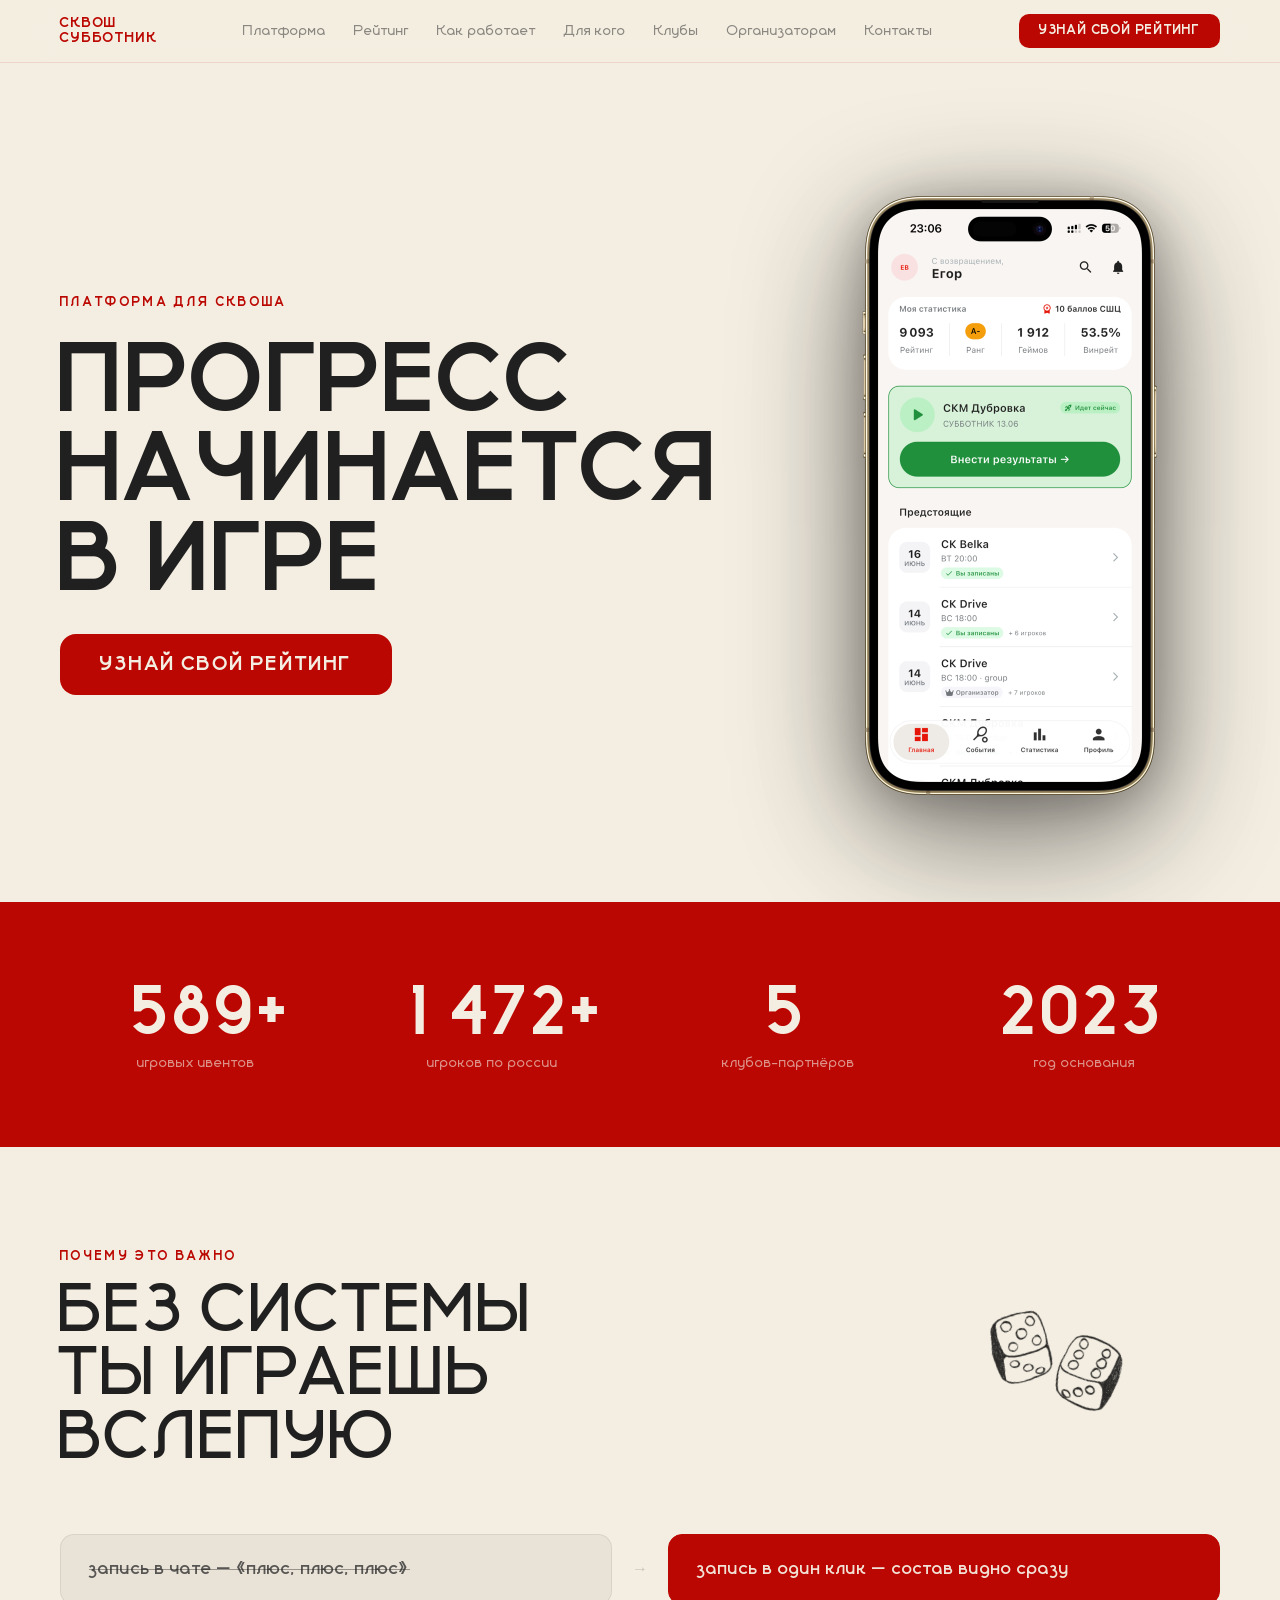
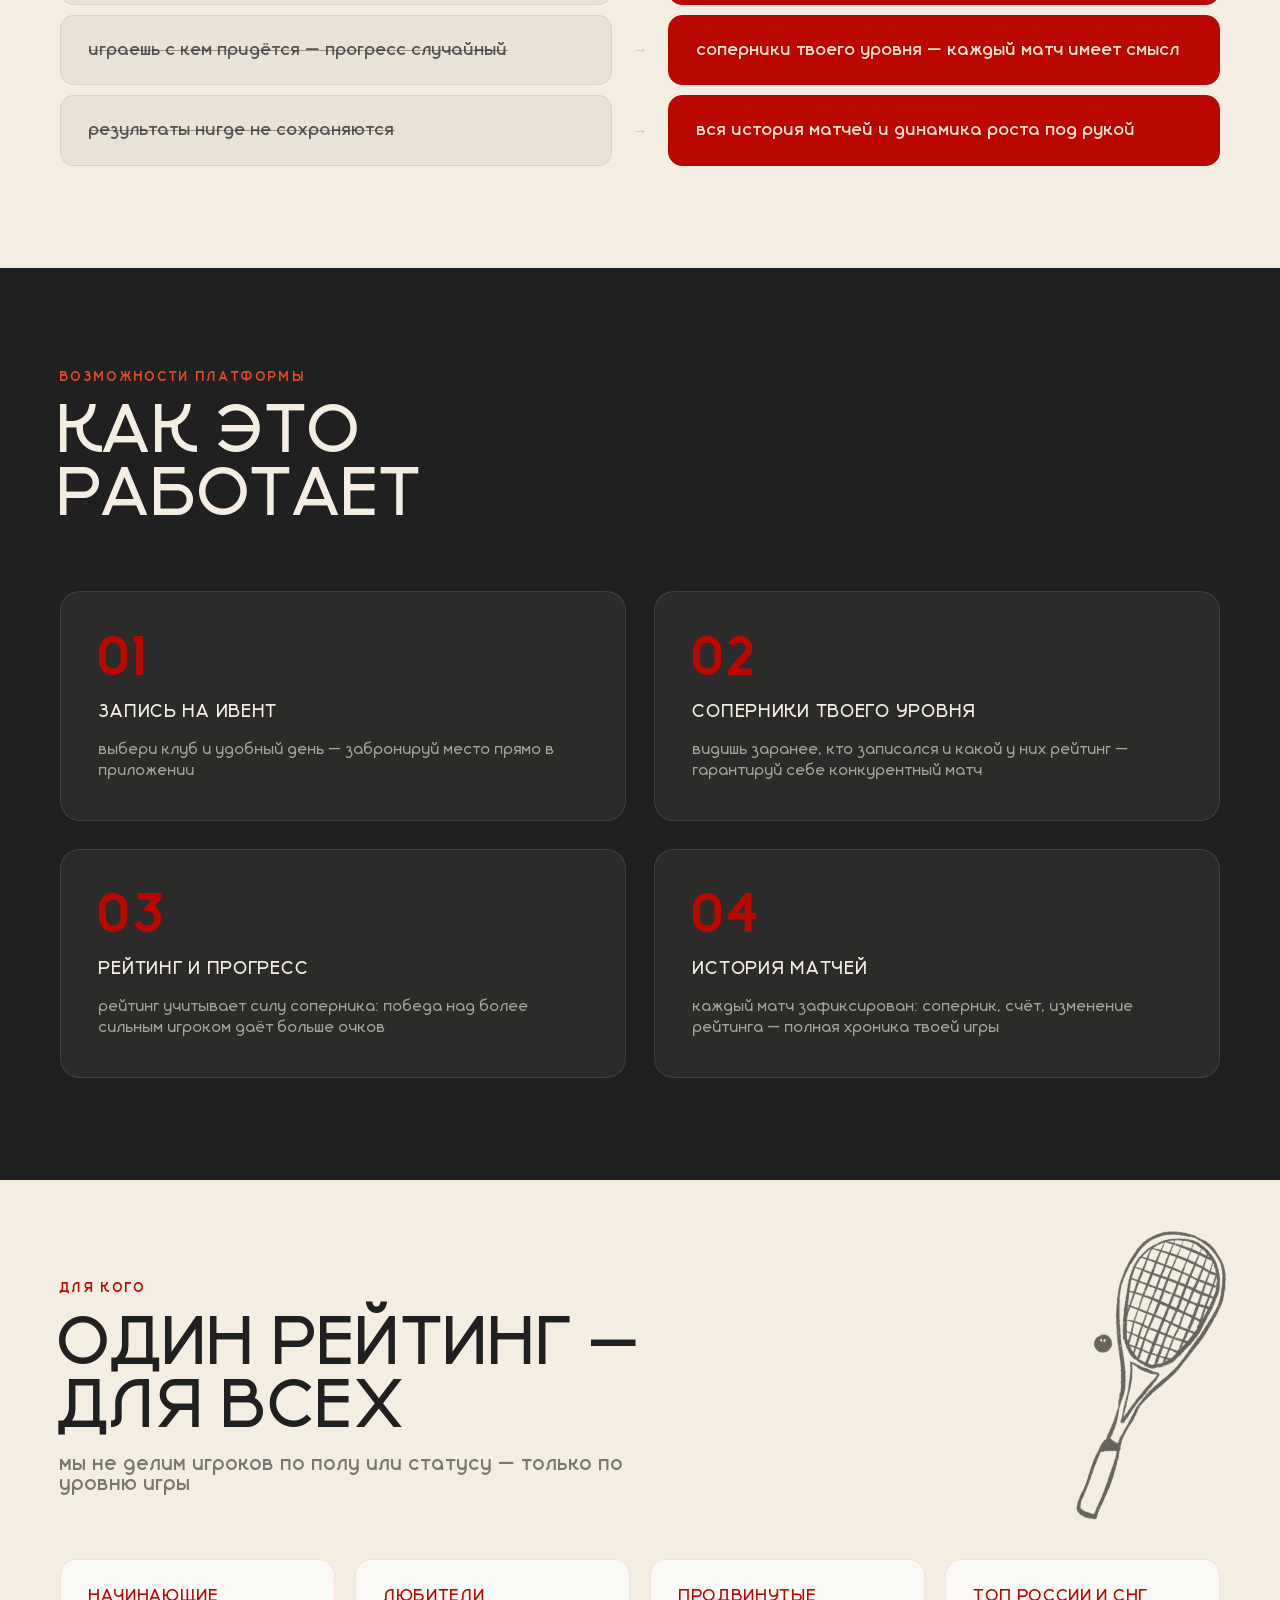
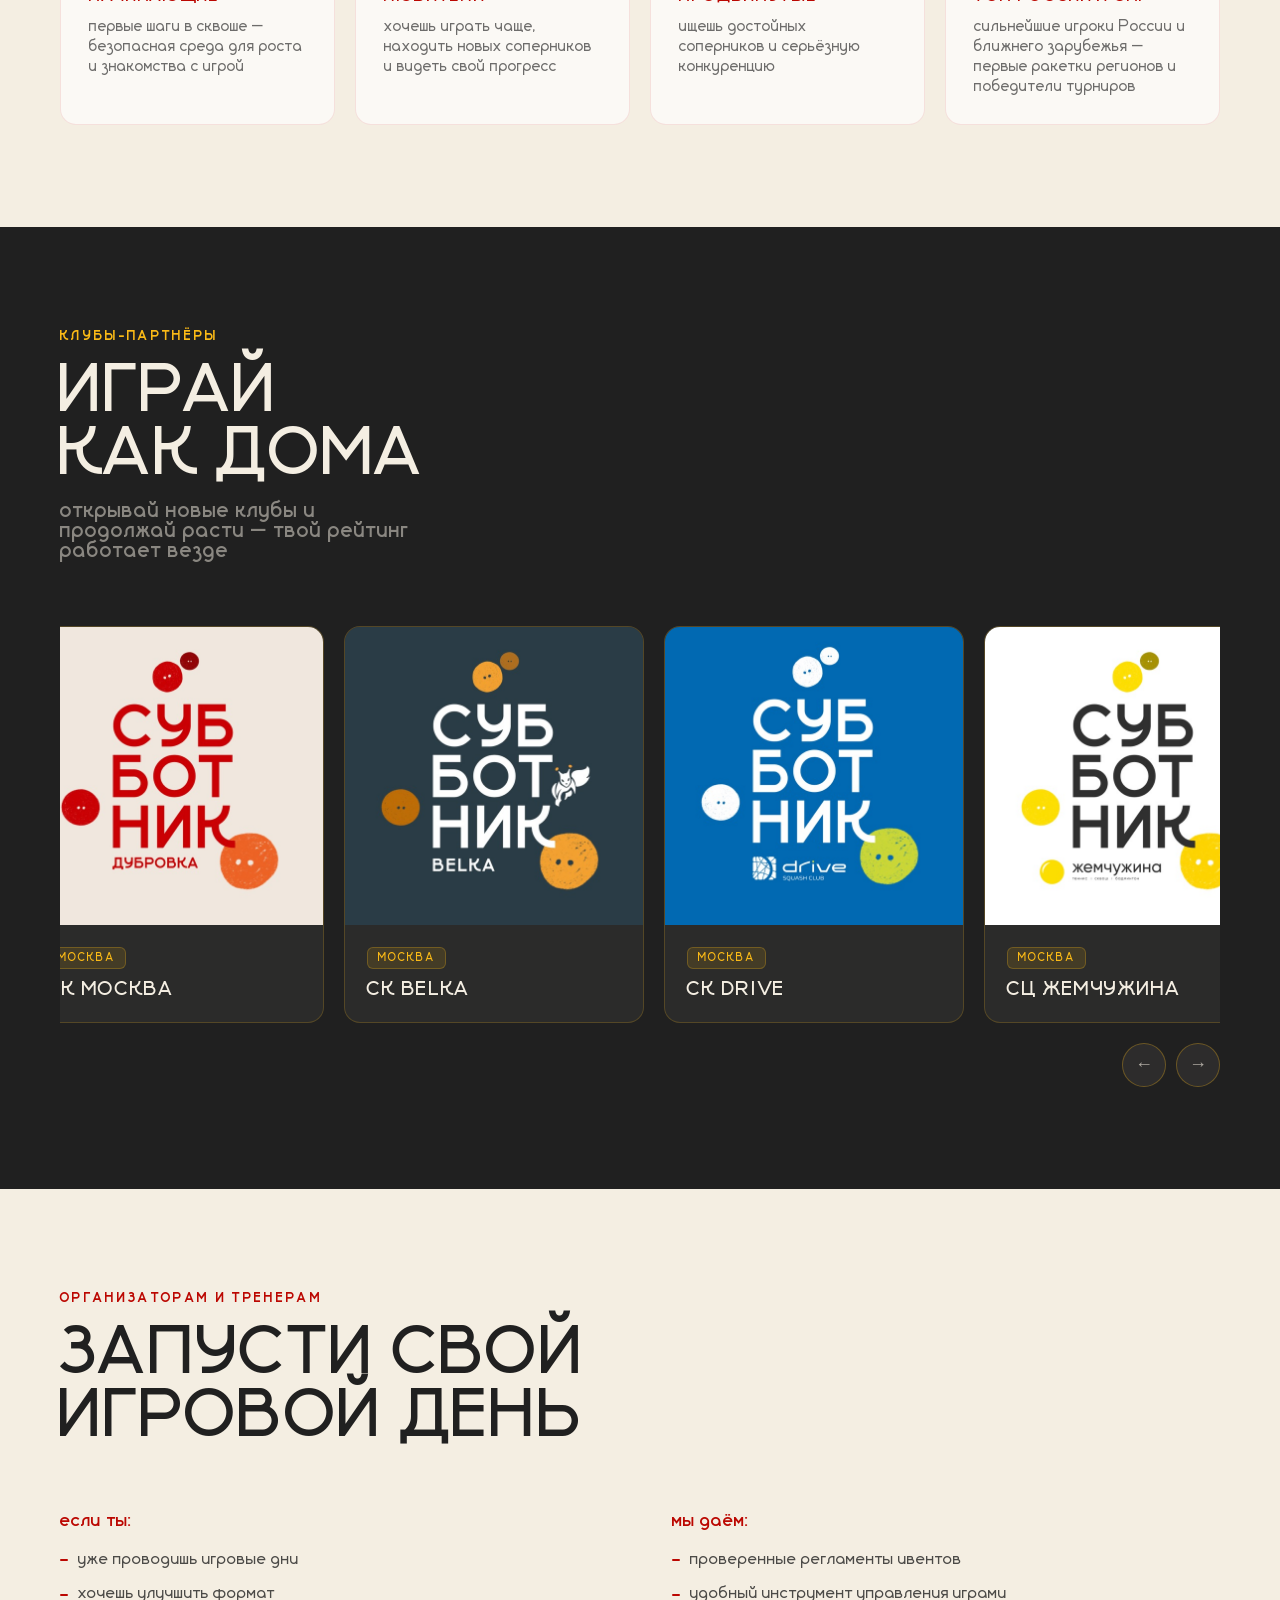
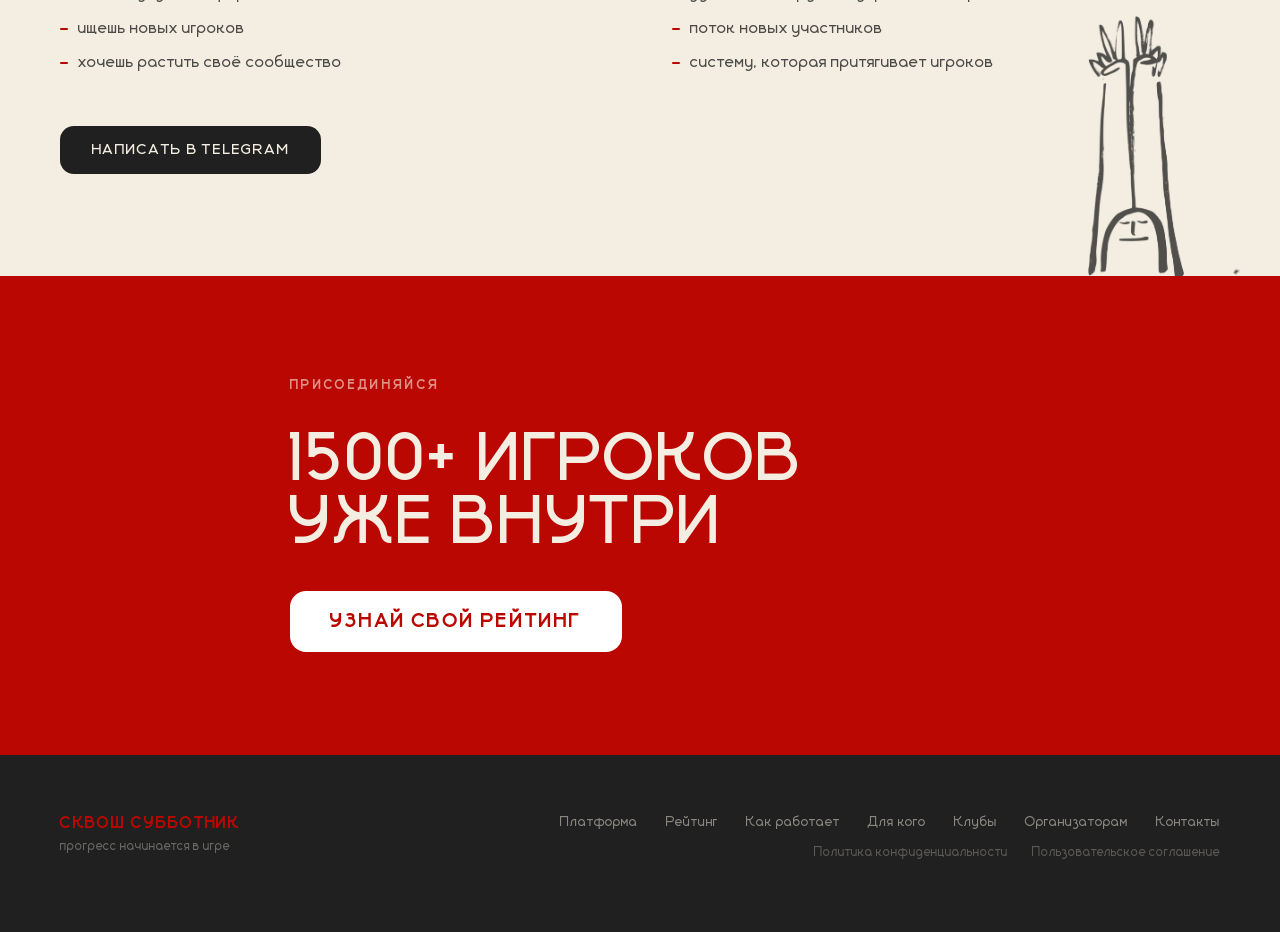
<file: index.html>
<!DOCTYPE html>
<html lang="ru">
<head>
  <meta charset="UTF-8" />
  <meta name="viewport" content="width=device-width, initial-scale=1.0" />
  <meta name="description" content="СКВОШ СУББОТНИК — платформа для игры в сквош. Запись на игровые дни, рейтинг и соперники своего уровня." />
  <title>СКВОШ СУББОТНИК</title>
  <link rel="icon" type="image/jpeg" href="assets/subbotnik-light.jpeg" />
  <link rel="stylesheet" href="styles.css" />
</head>
<body data-page="home">

  <div id="header-mount"></div>

  <main>

    <!-- ===== HERO ===== -->
    <section class="hero" id="top">
      <div class="container hero-inner">
        <div class="hero-content">
          <p class="eyebrow">платформа для сквоша</p>
          <h1>ПРОГРЕСС<br>НАЧИНАЕТСЯ<br>В ИГРЕ</h1>
          <div class="hero-cta">
            <a href="https://t.me/squashsubbotnik" class="btn-cta" target="_blank" rel="noopener">
              Узнай свой рейтинг
            </a>
          </div>
        </div>
        <div class="hero-visual">
          <div class="iphone-stage">
            <img src="assets/IMG_7016-portrait-opt.png" alt="Приложение СКВОШ СУББОТНИК" class="iphone-mockup" />
          </div>
        </div>
      </div>
    </section>

    <!-- ===== STATS ===== -->
    <section class="stats">
      <div class="container stats-inner">
        <div class="stat">
          <span class="stat-num"><span class="stat-val" data-target="600">600</span><span class="stat-plus">+</span></span>
          <span class="stat-label">игровых ивентов</span>
        </div>
        <div class="stat">
          <span class="stat-num"><span class="stat-val" data-target="1500">1500</span><span class="stat-plus">+</span></span>
          <span class="stat-label">игроков по России</span>
        </div>
        <div class="stat">
          <span class="stat-num"><span class="stat-val" data-target="5">5</span></span>
          <span class="stat-label">клубов-партнёров</span>
        </div>
        <div class="stat">
          <span class="stat-num"><span class="stat-val" data-target="2023" data-noanimate>2023</span></span>
          <span class="stat-label">год основания</span>
        </div>
      </div>
    </section>

    <!-- ===== PROBLEM / SOLUTION ===== -->
    <section class="problem" id="why">
      <div class="container">
        <div class="section-head">
          <p class="eyebrow">почему это важно</p>
          <h2>БЕЗ СИСТЕМЫ<br>ТЫ ИГРАЕШЬ<br>ВСЛЕПУЮ</h2>
        </div>
        <div class="problem-grid">
          <div class="problem-row">
            <div class="problem-cell problem-cell--before">запись в чате — «плюс, плюс, плюс»</div>
            <div class="problem-arrow">→</div>
            <div class="problem-cell problem-cell--after">запись в один клик — состав видно сразу</div>
          </div>
          <div class="problem-row">
            <div class="problem-cell problem-cell--before">играешь с кем придётся — прогресс случайный</div>
            <div class="problem-arrow">→</div>
            <div class="problem-cell problem-cell--after">соперники твоего уровня — каждый матч имеет смысл</div>
          </div>
          <div class="problem-row">
            <div class="problem-cell problem-cell--before">результаты нигде не сохраняются</div>
            <div class="problem-arrow">→</div>
            <div class="problem-cell problem-cell--after">вся история матчей и динамика роста под рукой</div>
          </div>
        </div>
      </div>
      <img src="assets/dices.png" class="section-illo illo-dices" alt="" aria-hidden="true" />
    </section>

    <!-- ===== HOW IT WORKS ===== -->
    <section class="how" id="how">
      <div class="container">
        <div class="section-head">
          <p class="eyebrow">возможности платформы</p>
          <h2>КАК ЭТО<br>РАБОТАЕТ</h2>
        </div>
        <div class="features">
          <article class="feature">
            <div class="feature-num">01</div>
            <h3>ЗАПИСЬ НА ИВЕНТ</h3>
            <p>выбери клуб и удобный день — забронируй место прямо в приложении</p>
          </article>
          <article class="feature">
            <div class="feature-num">02</div>
            <h3>СОПЕРНИКИ ТВОЕГО УРОВНЯ</h3>
            <p>видишь заранее, кто записался и какой у них рейтинг — гарантируй себе конкурентный матч</p>
          </article>
          <article class="feature">
            <div class="feature-num">03</div>
            <h3>РЕЙТИНГ И ПРОГРЕСС</h3>
            <p>рейтинг учитывает силу соперника: победа над более сильным игроком даёт больше очков</p>
          </article>
          <article class="feature">
            <div class="feature-num">04</div>
            <h3>ИСТОРИЯ МАТЧЕЙ</h3>
            <p>каждый матч зафиксирован: соперник, счёт, изменение рейтинга — полная хроника твоей игры</p>
          </article>
        </div>
      </div>
    </section>

    <!-- ===== FOR WHOM ===== -->
    <section class="for-whom" id="for-whom">
      <div class="container">
        <div class="section-head">
          <p class="eyebrow">для кого</p>
          <h2>ОДИН РЕЙТИНГ —<br>ДЛЯ ВСЕХ</h2>
          <p class="section-lead">мы не делим игроков по полу или статусу — только по уровню игры</p>
        </div>
        <div class="levels">
          <div class="level">
            <span class="level-name">начинающие</span>
            <p>первые шаги в сквоше — безопасная среда для роста и знакомства с игрой</p>
          </div>
          <div class="level">
            <span class="level-name">любители</span>
            <p>хочешь играть чаще, находить новых соперников и видеть свой прогресс</p>
          </div>
          <div class="level">
            <span class="level-name">продвинутые</span>
            <p>ищешь достойных соперников и серьёзную конкуренцию</p>
          </div>
          <div class="level">
            <span class="level-name">топ России и СНГ</span>
            <p>сильнейшие игроки России и ближнего зарубежья — первые ракетки регионов и победители турниров</p>
          </div>
        </div>
      </div>
      <img src="assets/racket-with-ball.png" class="section-illo illo-racket-ball" alt="" aria-hidden="true" />
    </section>

    <!-- ===== WHERE ===== -->
    <section class="where" id="where">
      <div class="container">
        <div class="section-head">
          <p class="eyebrow">клубы-партнёры</p>
          <h2>ИГРАЙ<br>КАК ДОМА</h2>
          <p class="section-lead">открывай новые клубы и продолжай расти — твой рейтинг работает везде</p>
        </div>
        <div class="clubs-carousel">
          <div class="clubs-track" id="clubsTrack">

            <a class="club-card" data-club="moskva" target="_blank" rel="noopener">
              <div class="club-img-wrap">
                <img src="assets/clubs/subbotnik-Dubrovka.jpg" alt="СК Москва" class="club-img" loading="lazy" />
              </div>
              <div class="club-info">
                <span class="location-badge">Москва</span>
                <span class="location-name">СК Москва</span>
              </div>
            </a>

            <a class="club-card" data-club="belka" target="_blank" rel="noopener">
              <div class="club-img-wrap">
                <img src="assets/clubs/subbotnik-Belka.jpg" alt="СК Belka" class="club-img" loading="lazy" />
              </div>
              <div class="club-info">
                <span class="location-badge">Москва</span>
                <span class="location-name">СК Belka</span>
              </div>
            </a>

            <a class="club-card" data-club="drive" target="_blank" rel="noopener">
              <div class="club-img-wrap">
                <img src="assets/clubs/subbotnik-drive.jpg" alt="СК Drive" class="club-img" loading="lazy" />
              </div>
              <div class="club-info">
                <span class="location-badge">Москва</span>
                <span class="location-name">СК Drive</span>
              </div>
            </a>

            <a class="club-card" data-club="pearl" target="_blank" rel="noopener">
              <div class="club-img-wrap">
                <img src="assets/clubs/subbotnik-pearl.jpg" alt="СЦ Жемчужина" class="club-img" loading="lazy" />
              </div>
              <div class="club-info">
                <span class="location-badge">Москва</span>
                <span class="location-name">СЦ Жемчужина</span>
              </div>
            </a>

            <a class="club-card" data-club="twelve" target="_blank" rel="noopener">
              <div class="club-img-wrap">
                <img src="assets/clubs/subbotnik-12-10.jpg" alt="СК «12:10»" class="club-img" loading="lazy" />
              </div>
              <div class="club-info">
                <span class="location-badge">Москва</span>
                <span class="location-name">СК «12:10»</span>
              </div>
            </a>

            <a class="club-card" data-club="arten" target="_blank" rel="noopener">
              <div class="club-img-wrap">
                <img src="assets/clubs/subbotnik-Kazan.jpg" alt="СК Артен" class="club-img" loading="lazy" />
              </div>
              <div class="club-info">
                <span class="location-badge location-badge--city">Казань</span>
                <span class="location-name">СК Артен</span>
              </div>
            </a>

          </div>
          <div class="clubs-nav">
            <button class="clubs-btn clubs-btn--prev" id="clubsPrev" aria-label="Назад">←</button>
            <button class="clubs-btn clubs-btn--next" id="clubsNext" aria-label="Вперёд">→</button>
          </div>
        </div>
      </div>
    </section>

    <!-- ===== ORGANIZERS ===== -->
    <section class="organizers" id="organizers">
      <div class="container">
        <div class="section-head">
          <p class="eyebrow">организаторам и тренерам</p>
          <h2>ЗАПУСТИ СВОЙ<br>ИГРОВОЙ ДЕНЬ</h2>
        </div>
        <div class="org-grid">
          <div class="org-col">
            <p class="org-title">если ты:</p>
            <ul>
              <li>уже проводишь игровые дни</li>
              <li>хочешь улучшить формат</li>
              <li>ищешь новых игроков</li>
              <li>хочешь растить своё сообщество</li>
            </ul>
          </div>
          <div class="org-col org-col--offer">
            <p class="org-title">мы даём:</p>
            <ul>
              <li>проверенные регламенты ивентов</li>
              <li>удобный инструмент управления играми</li>
              <li>поток новых участников</li>
              <li>систему, которая притягивает игроков</li>
            </ul>
          </div>
        </div>
        <a href="https://t.me/squashsubbotnik" class="btn-primary" target="_blank" rel="noopener">Написать в Telegram</a>
      </div>
      <img src="assets/man-with-hands-up.png" class="section-illo illo-handsup" alt="" aria-hidden="true" />
    </section>

    <!-- ===== JOIN ===== -->
    <section class="join">
      <div class="container join-inner">
        <p class="eyebrow">присоединяйся</p>
        <h2>1500+ ИГРОКОВ<br>УЖЕ ВНУТРИ</h2>
        <div class="join-actions">
          <a href="https://t.me/squashsubbotnik" class="btn-join" target="_blank" rel="noopener">Узнай свой рейтинг</a>
        </div>
      </div>
    </section>

  </main>

  <div id="footer-mount"></div>

  <script src="config.js"></script>
  <script src="layout.js"></script>
  <script src="script.js"></script>
</body>
</html>
</file>
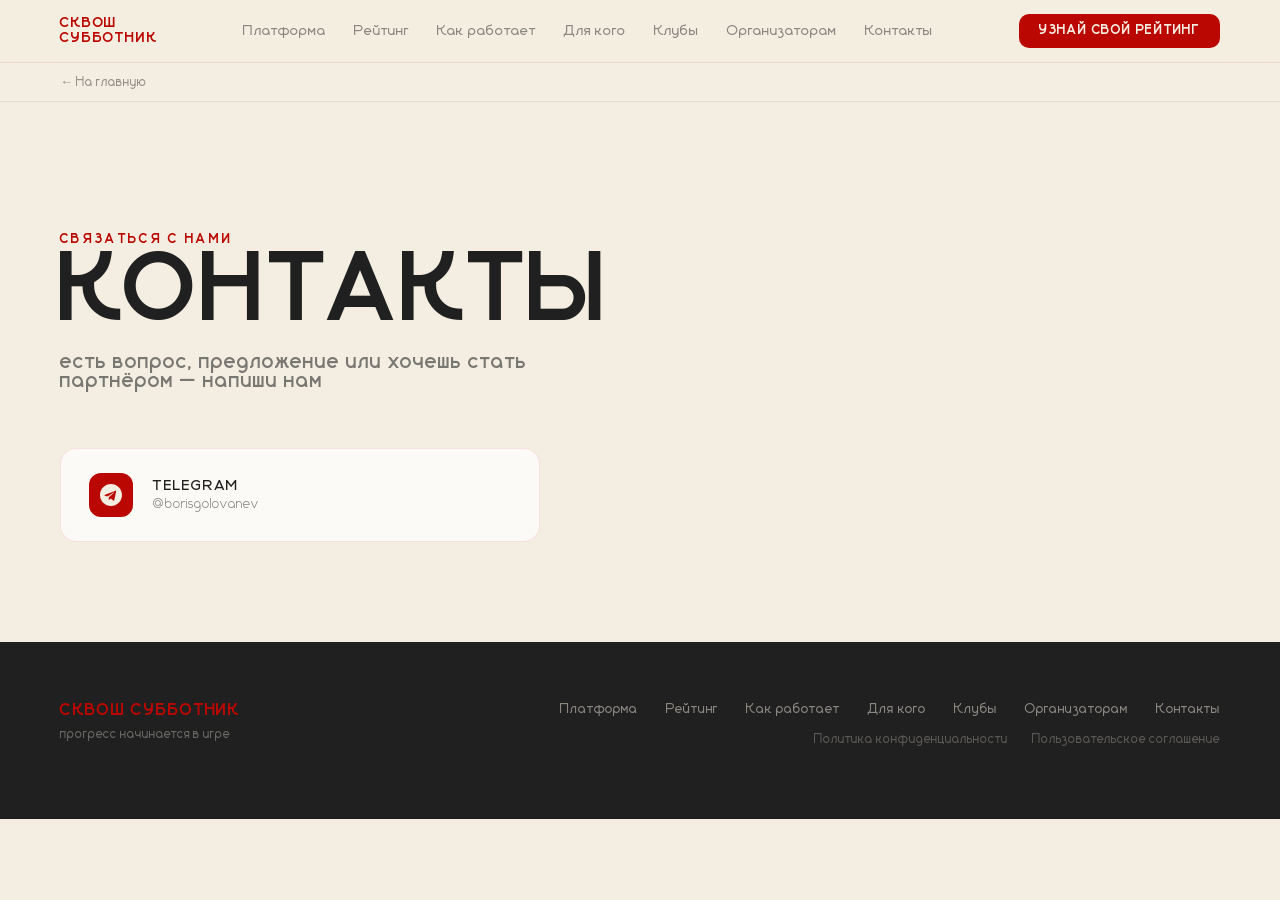
<file: contacts.html>
<!DOCTYPE html>
<html lang="ru">
<head>
  <meta charset="UTF-8" />
  <meta name="viewport" content="width=device-width, initial-scale=1.0" />
  <meta name="description" content="Контакты СКВОШ СУББОТНИК — напиши нам в Telegram." />
  <title>Контакты — СКВОШ СУББОТНИК</title>
  <link rel="icon" type="image/jpeg" href="assets/subbotnik-light.jpeg" />
  <link rel="stylesheet" href="styles.css" />
</head>
<body data-page="inner">

  <div id="header-mount"></div>

  <div class="page-breadcrumb">
    <div class="container">
      <a href="index.html" class="breadcrumb-back">← На главную</a>
    </div>
  </div>

  <main>
    <section class="page-hero">
      <div class="container">
        <p class="eyebrow">связаться с нами</p>
        <h1>КОНТАКТЫ</h1>
        <p class="section-lead">есть вопрос, предложение или хочешь стать партнёром — напиши нам</p>

        <div class="contact-cards">
          <a href="https://t.me/borisgolovanev" class="contact-card" target="_blank" rel="noopener">
            <div class="contact-icon">
              <svg width="22" height="22" viewBox="0 0 24 24" fill="currentColor" aria-hidden="true">
                <path d="M12 0C5.373 0 0 5.373 0 12s5.373 12 12 12 12-5.373 12-12S18.627 0 12 0zm5.562 8.248-1.97 9.28c-.146.658-.537.818-1.085.508l-3-2.21-1.447 1.394c-.16.16-.295.295-.605.295l.213-3.053 5.56-5.023c.243-.213-.054-.333-.372-.12L8.27 13.617l-2.95-.924c-.643-.204-.657-.643.136-.953l11.57-4.461c.537-.194 1.006.131.536.969z"/>
              </svg>
            </div>
            <div>
              <span class="contact-type">Telegram</span>
              <span class="contact-value">@borisgolovanev</span>
            </div>
          </a>
        </div>
      </div>
    </section>
  </main>

  <div id="footer-mount"></div>

  <script src="config.js"></script>
  <script src="layout.js"></script>
</body>
</html>
</file>
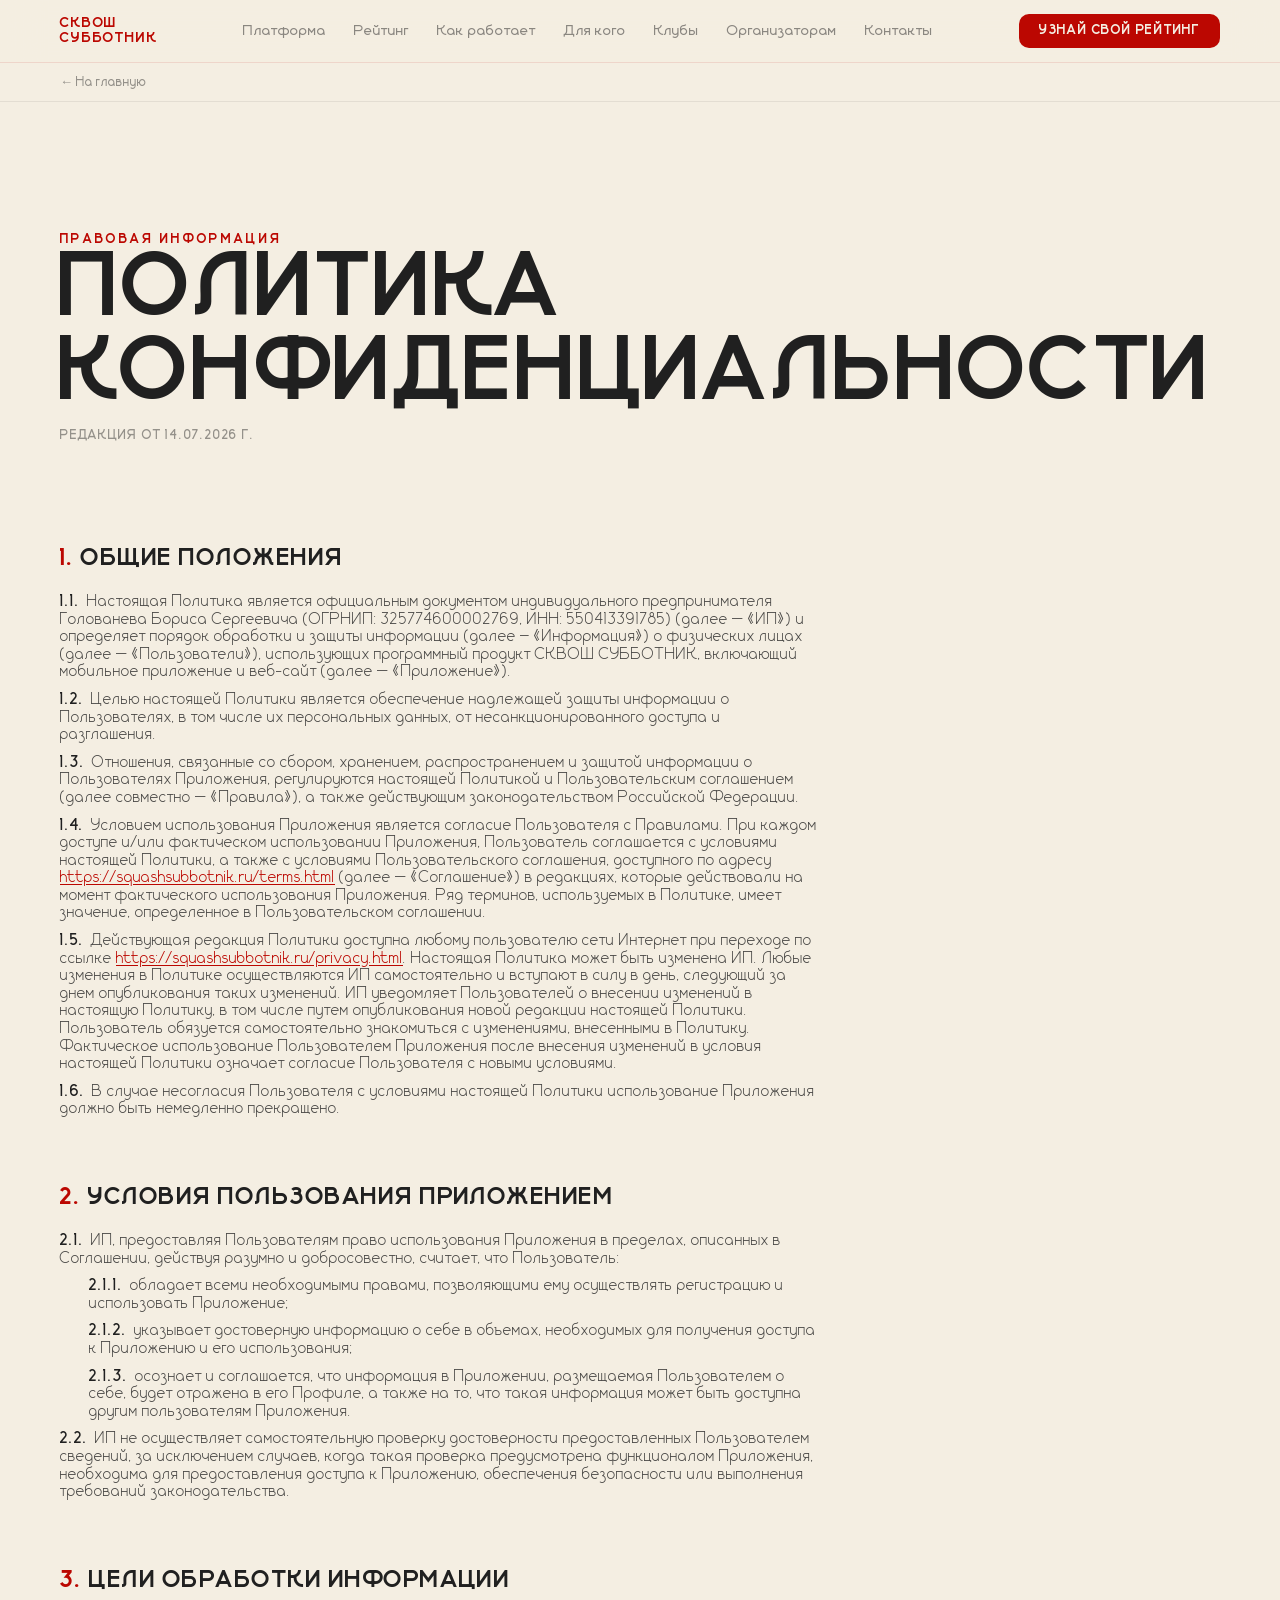
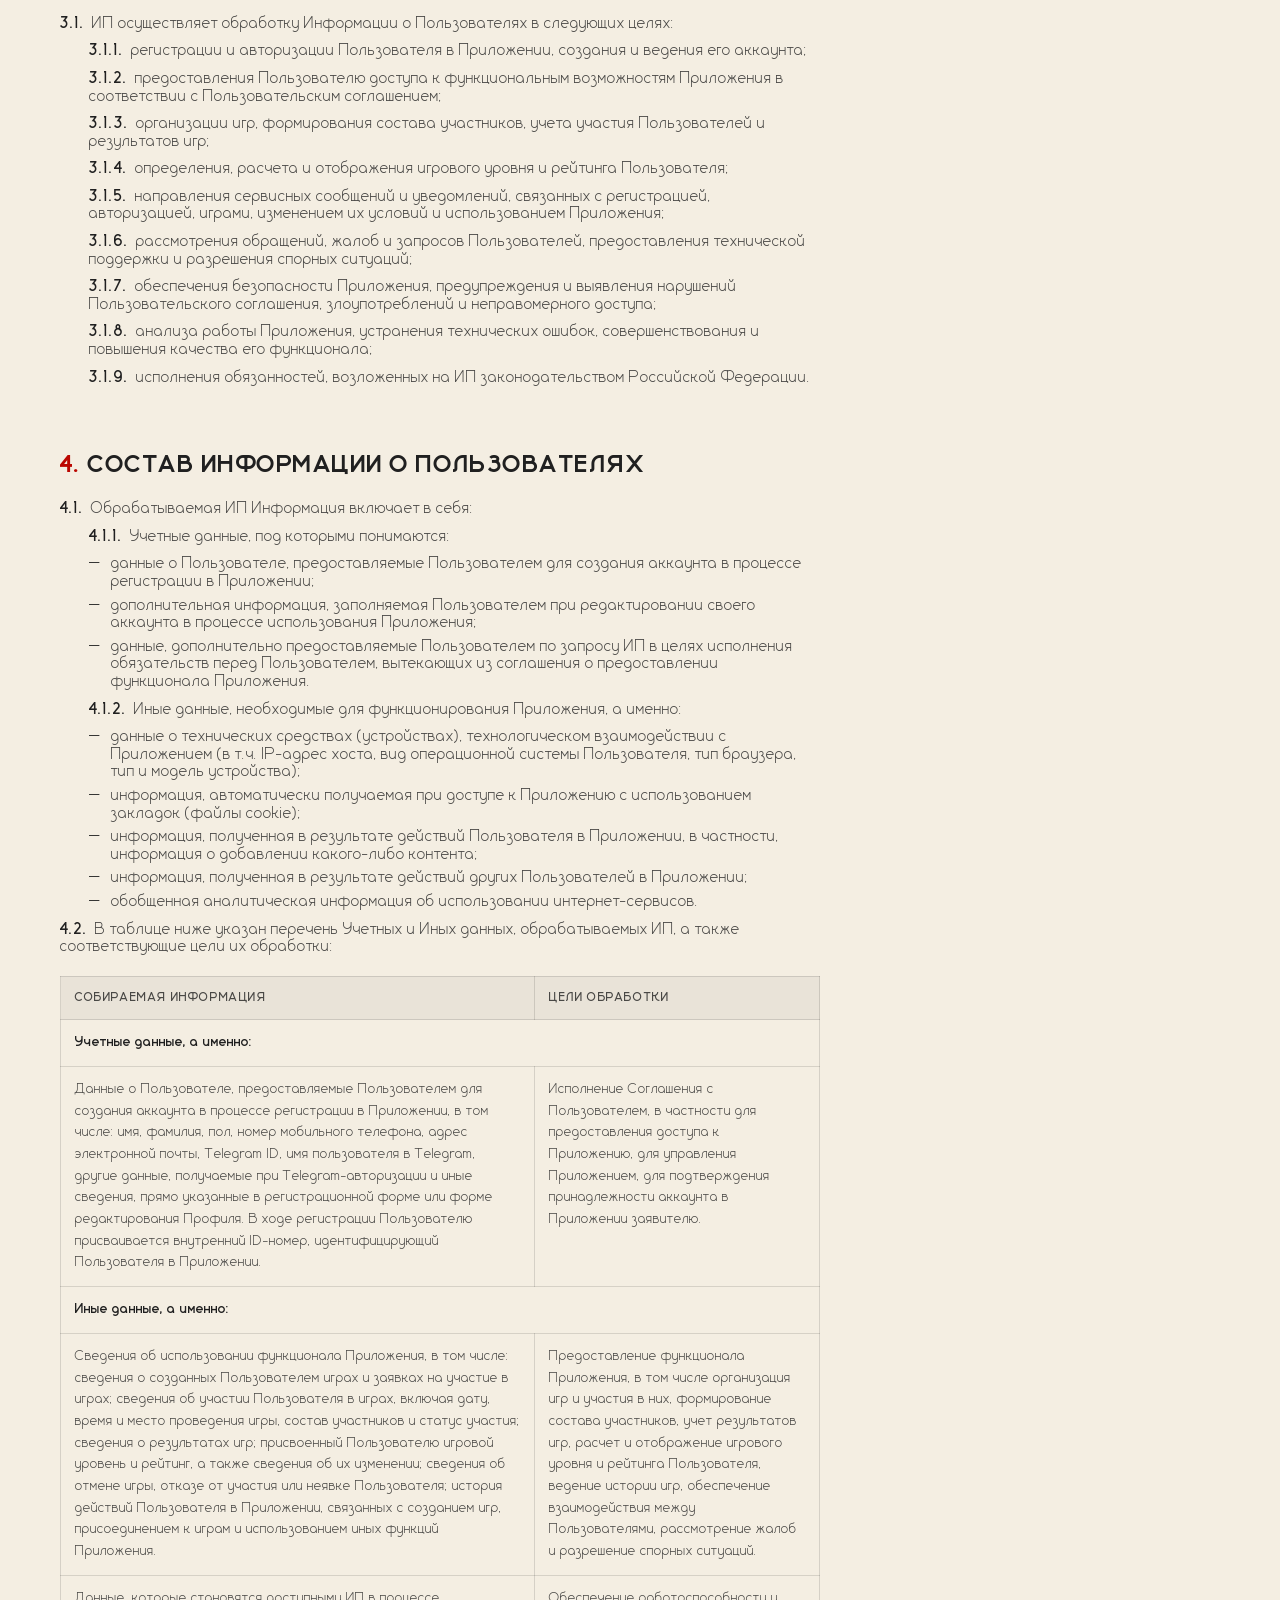
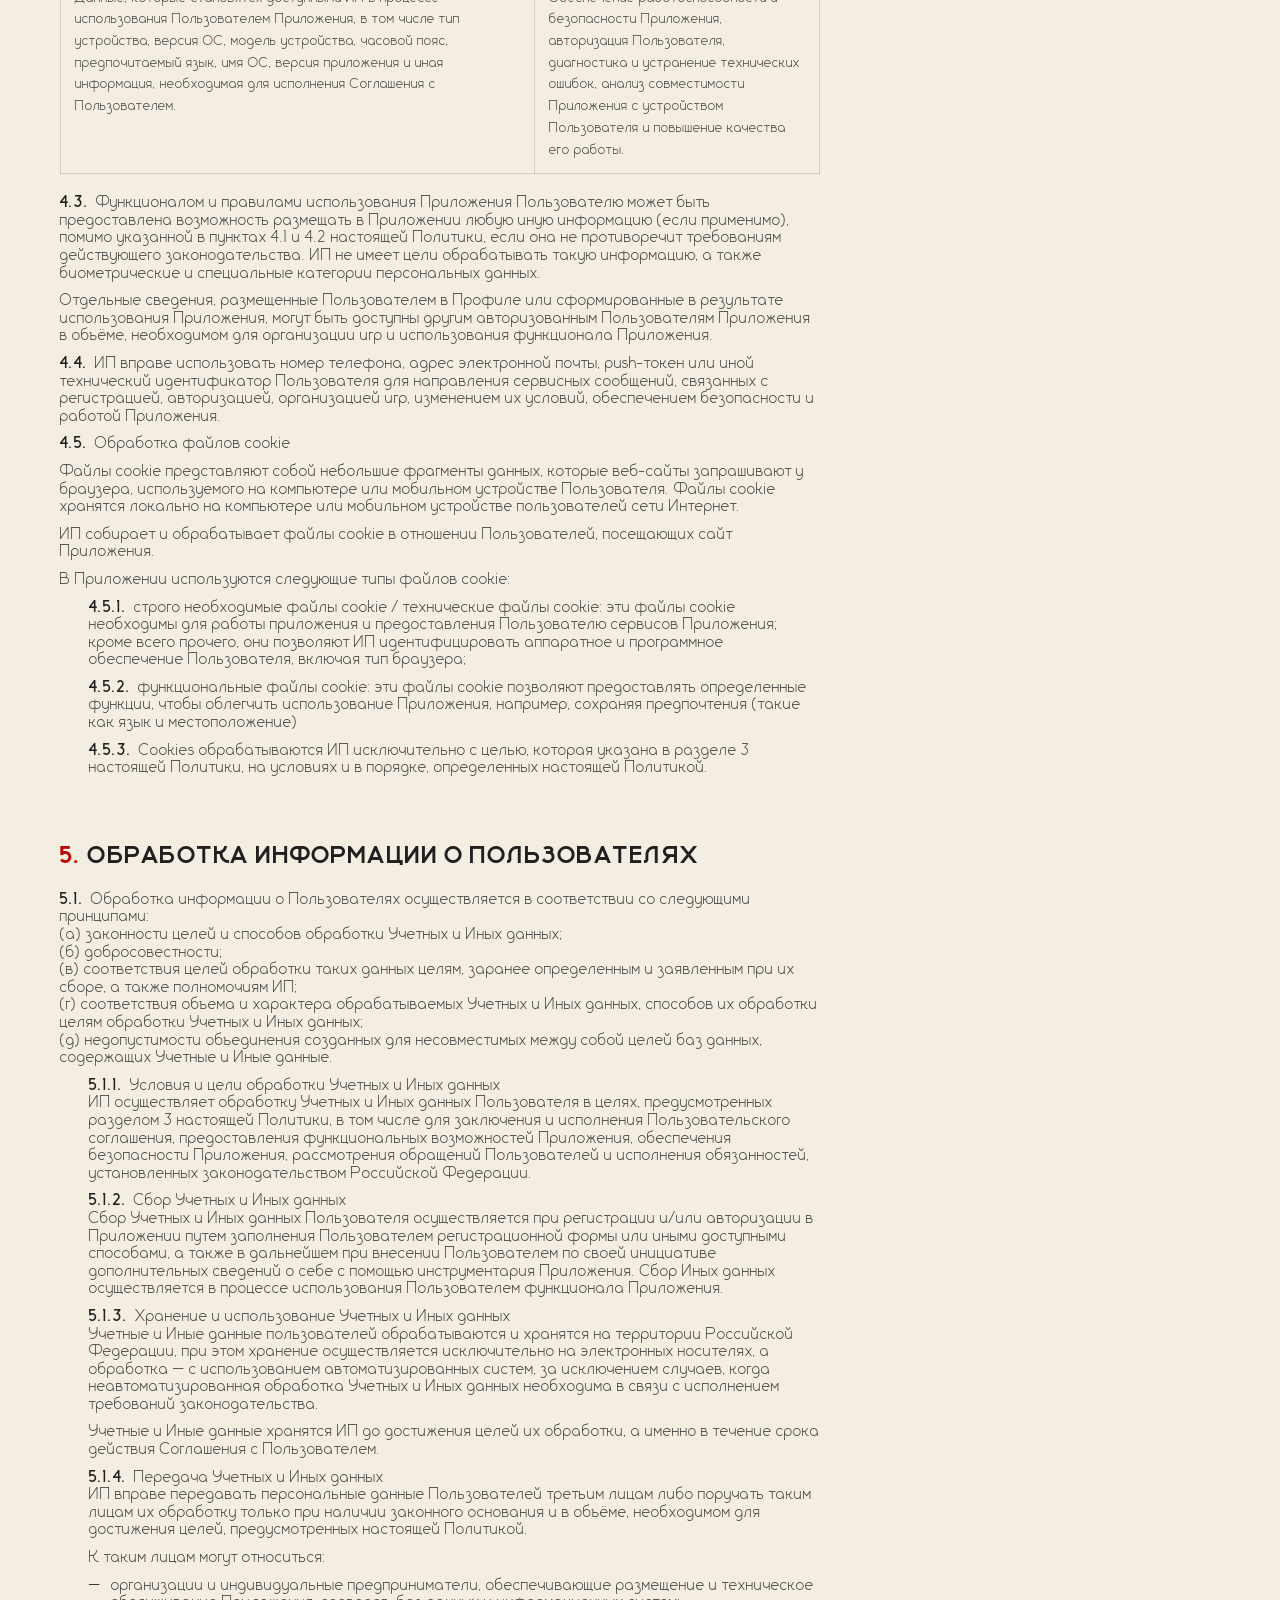
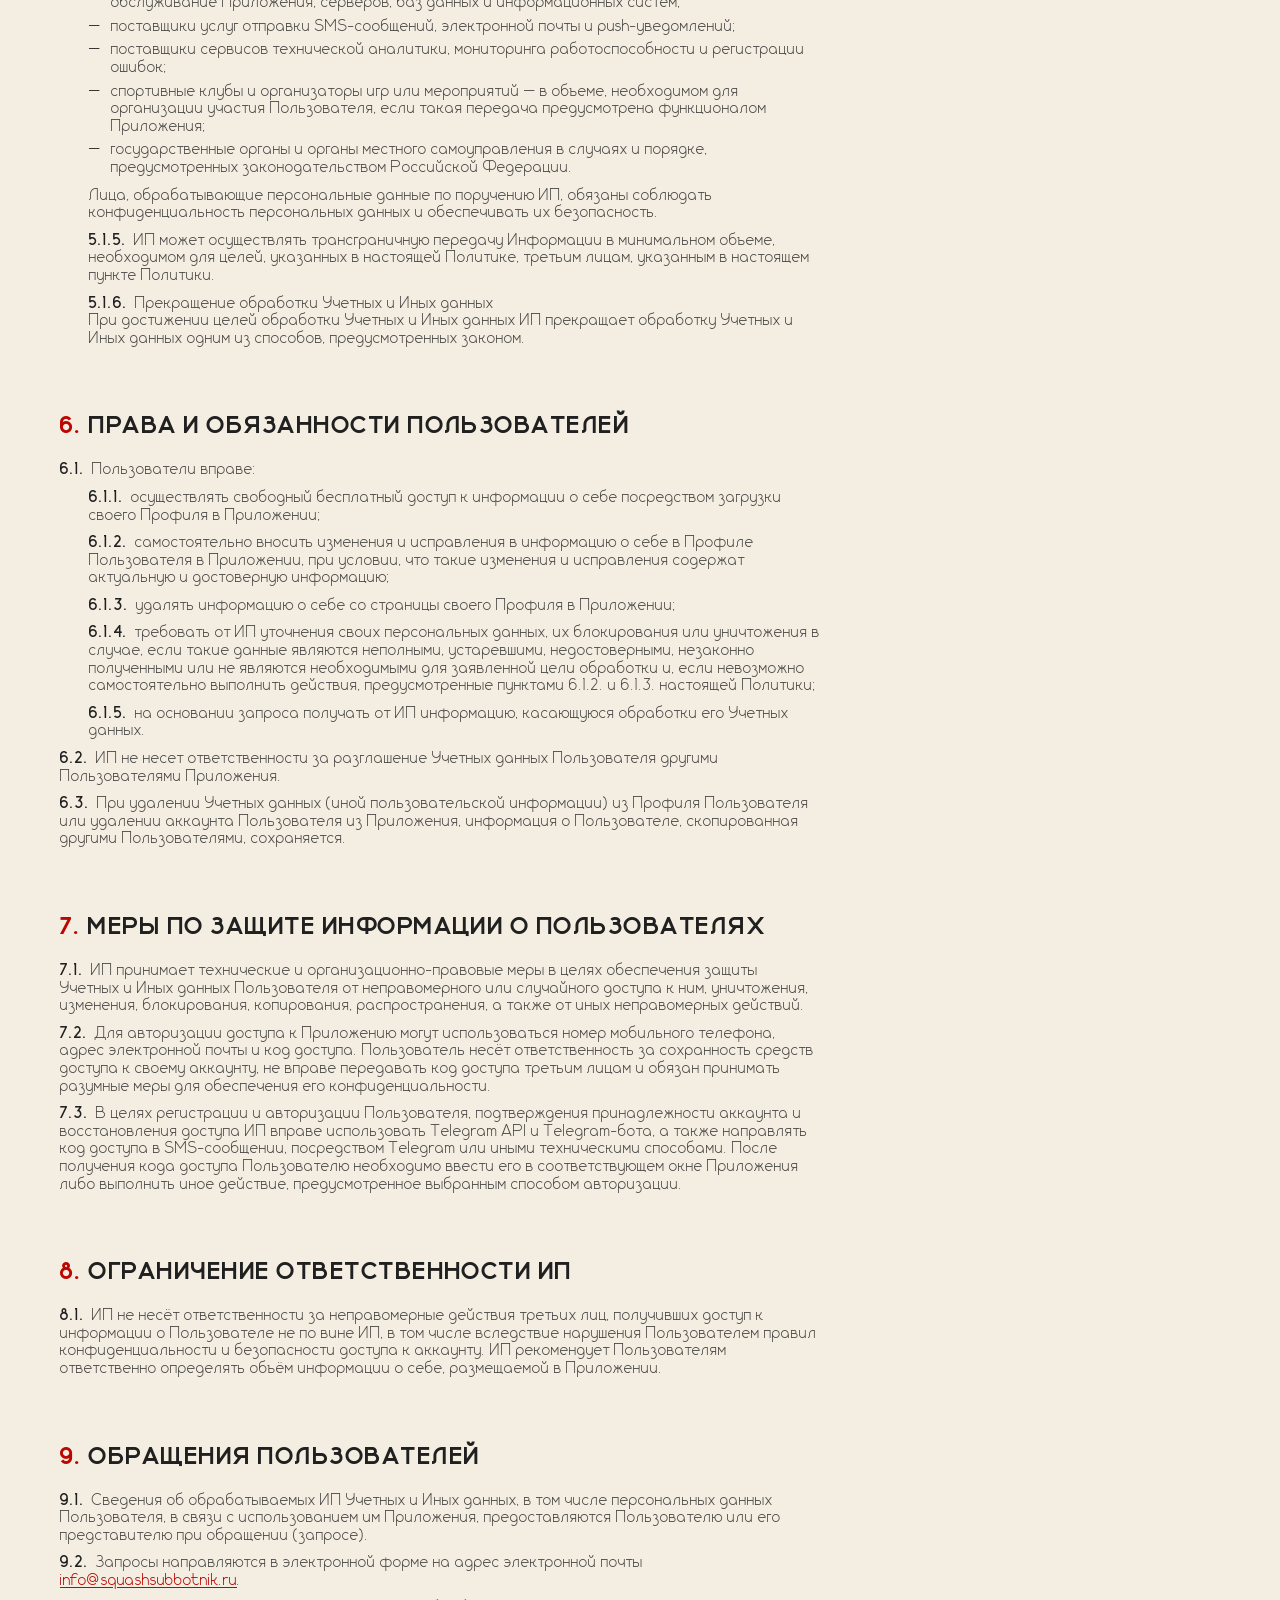
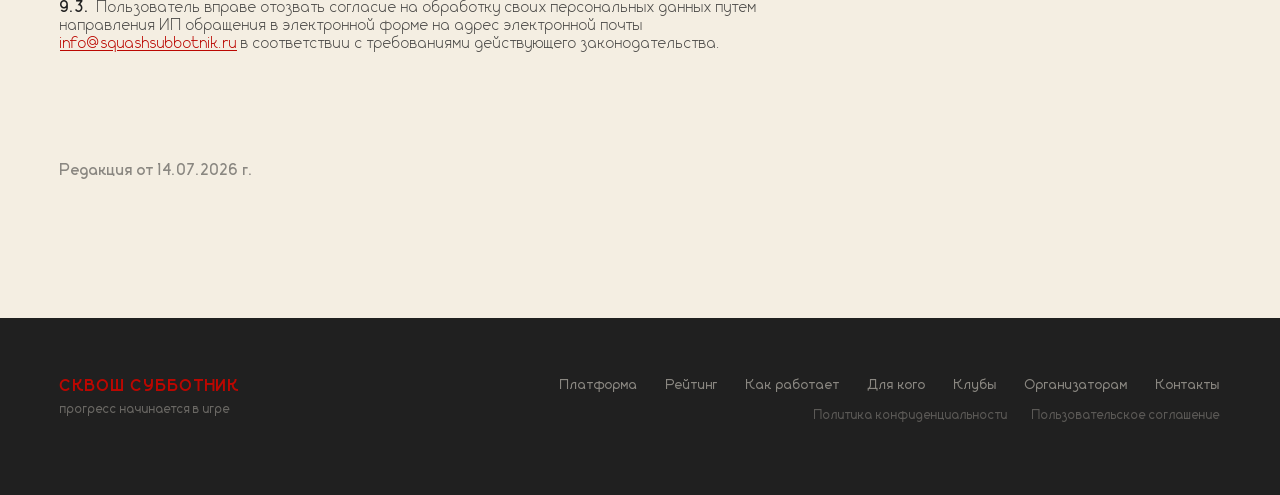
<file: privacy.html>
<!DOCTYPE html>
<html lang="ru">
<head>
  <meta charset="UTF-8" />
  <meta name="viewport" content="width=device-width, initial-scale=1.0" />
  <title>Политика конфиденциальности — СКВОШ СУББОТНИК</title>
  <meta name="description" content="Политика в отношении обработки персональных данных и конфиденциальности программного продукта СКВОШ СУББОТНИК." />
  <link rel="icon" type="image/jpeg" href="assets/subbotnik-light.jpeg" />
  <link rel="stylesheet" href="styles.css" />
</head>
<body data-page="inner">

  <div id="header-mount"></div>

  <div class="page-breadcrumb">
    <div class="container">
      <a href="index.html" class="breadcrumb-back">← На главную</a>
    </div>
  </div>

  <main>
    <section class="page-hero">
      <div class="container">
        <p class="eyebrow">правовая информация</p>
        <h1>ПОЛИТИКА<br>КОНФИДЕНЦИАЛЬНОСТИ</h1>
        <p class="legal-meta">Редакция от 14.07.2026 г.</p>
      </div>
    </section>

    <section class="legal-body">
      <div class="container">
        <div class="legal-content">

          <h2>Общие положения</h2>
          <ol>
            <li>Настоящая Политика является официальным документом индивидуального предпринимателя Голованева Бориса Сергеевича (ОГРНИП: 325774600002769, ИНН: 550413391785) (далее — «ИП») и определяет порядок обработки и защиты информации (далее – «Информация») о физических лицах (далее — «Пользователи»), использующих программный продукт СКВОШ СУББОТНИК, включающий мобильное приложение и веб-сайт (далее — «Приложение»).</li>
            <li>Целью настоящей Политики является обеспечение надлежащей защиты информации о Пользователях, в том числе их персональных данных, от несанкционированного доступа и разглашения.</li>
            <li>Отношения, связанные со сбором, хранением, распространением и защитой информации о Пользователях Приложения, регулируются настоящей Политикой и Пользовательским соглашением (далее совместно — «Правила»), а также действующим законодательством Российской Федерации.</li>
            <li>Условием использования Приложения является согласие Пользователя с Правилами. При каждом доступе и/или фактическом использовании Приложения, Пользователь соглашается с условиями настоящей Политики, а также с условиями Пользовательского соглашения, доступного по адресу <a href="https://squashsubbotnik.ru/terms.html">https://squashsubbotnik.ru/terms.html</a> (далее — «Соглашение») в редакциях, которые действовали на момент фактического использования Приложения. Ряд терминов, используемых в Политике, имеет значение, определенное в Пользовательском соглашении.</li>
            <li>Действующая редакция Политики доступна любому пользователю сети Интернет при переходе по ссылке <a href="https://squashsubbotnik.ru/privacy.html">https://squashsubbotnik.ru/privacy.html</a>. Настоящая Политика может быть изменена ИП. Любые изменения в Политике осуществляются ИП самостоятельно и вступают в силу в день, следующий за днем опубликования таких изменений. ИП уведомляет Пользователей о внесении изменений в настоящую Политику, в том числе путем опубликования новой редакции настоящей Политики. Пользователь обязуется самостоятельно знакомиться с изменениями, внесенными в Политику. Фактическое использование Пользователем Приложения после внесения изменений в условия настоящей Политики означает согласие Пользователя с новыми условиями.</li>
            <li>В случае несогласия Пользователя с условиями настоящей Политики использование Приложения должно быть немедленно прекращено.</li>
          </ol>

          <h2>Условия пользования Приложением</h2>
          <ol>
            <li>ИП, предоставляя Пользователям право использования Приложения в пределах, описанных в Соглашении, действуя разумно и добросовестно, считает, что Пользователь:
              <ol>
                <li>обладает всеми необходимыми правами, позволяющими ему осуществлять регистрацию и использовать Приложение;</li>
                <li>указывает достоверную информацию о себе в объемах, необходимых для получения доступа к Приложению и его использования;</li>
                <li>осознает и соглашается, что информация в Приложении, размещаемая Пользователем о себе, будет отражена в его Профиле, а также на то, что такая информация может быть доступна другим пользователям Приложения.</li>
              </ol>
            </li>
            <li>ИП не осуществляет самостоятельную проверку достоверности предоставленных Пользователем сведений, за исключением случаев, когда такая проверка предусмотрена функционалом Приложения, необходима для предоставления доступа к Приложению, обеспечения безопасности или выполнения требований законодательства.</li>
          </ol>

          <h2>Цели обработки Информации</h2>
          <ol>
            <li>ИП осуществляет обработку Информации о Пользователях в следующих целях:
              <ol>
                <li>регистрации и авторизации Пользователя в Приложении, создания и ведения его аккаунта;</li>
                <li>предоставления Пользователю доступа к функциональным возможностям Приложения в соответствии с Пользовательским соглашением;</li>
                <li>организации игр, формирования состава участников, учета участия Пользователей и результатов игр;</li>
                <li>определения, расчета и отображения игрового уровня и рейтинга Пользователя;</li>
                <li>направления сервисных сообщений и уведомлений, связанных с регистрацией, авторизацией, играми, изменением их условий и использованием Приложения;</li>
                <li>рассмотрения обращений, жалоб и запросов Пользователей, предоставления технической поддержки и разрешения спорных ситуаций;</li>
                <li>обеспечения безопасности Приложения, предупреждения и выявления нарушений Пользовательского соглашения, злоупотреблений и неправомерного доступа;</li>
                <li>анализа работы Приложения, устранения технических ошибок, совершенствования и повышения качества его функционала;</li>
                <li>исполнения обязанностей, возложенных на ИП законодательством Российской Федерации.</li>
              </ol>
            </li>
          </ol>

          <h2>Состав Информации о Пользователях</h2>
          <ol>
            <li>Обрабатываемая ИП Информация включает в себя:
              <ol>
                <li>Учетные данные, под которыми понимаются:
                  <ul>
                    <li>данные о Пользователе, предоставляемые Пользователем для создания аккаунта в процессе регистрации в Приложении;</li>
                    <li>дополнительная информация, заполняемая Пользователем при редактировании своего аккаунта в процессе использования Приложения;</li>
                    <li>данные, дополнительно предоставляемые Пользователем по запросу ИП в целях исполнения обязательств перед Пользователем, вытекающих из соглашения о предоставлении функционала Приложения.</li>
                  </ul>
                </li>
                <li>Иные данные, необходимые для функционирования Приложения, а именно:
                  <ul>
                    <li>данные о технических средствах (устройствах), технологическом взаимодействии с Приложением (в т.ч. IP-адрес хоста, вид операционной системы Пользователя, тип браузера, тип и модель устройства);</li>
                    <li>информация, автоматически получаемая при доступе к Приложению с использованием закладок (файлы cookie);</li>
                    <li>информация, полученная в результате действий Пользователя в Приложении, в частности, информация о добавлении какого-либо контента;</li>
                    <li>информация, полученная в результате действий других Пользователей в Приложении;</li>
                    <li>обобщенная аналитическая информация об использовании интернет-сервисов.</li>
                  </ul>
                </li>
              </ol>
            </li>
            <li>В таблице ниже указан перечень Учетных и Иных данных, обрабатываемых ИП, а также соответствующие цели их обработки:
              <table>
                <thead>
                  <tr>
                    <th>Собираемая Информация</th>
                    <th>Цели обработки</th>
                  </tr>
                </thead>
                <tbody>
                  <tr class="legal-table-group">
                    <td colspan="2">Учетные данные, а именно:</td>
                  </tr>
                  <tr>
                    <td data-label="Собираемая Информация">Данные о Пользователе, предоставляемые Пользователем для создания аккаунта в процессе регистрации в Приложении, в том числе: имя, фамилия, пол, номер мобильного телефона, адрес электронной почты, Telegram ID, имя пользователя в Telegram, другие данные, получаемые при Telegram-авторизации и иные сведения, прямо указанные в регистрационной форме или форме редактирования Профиля. В ходе регистрации Пользователю присваивается внутренний ID-номер, идентифицирующий Пользователя в Приложении.</td>
                    <td data-label="Цели обработки">Исполнение Соглашения с Пользователем, в частности для предоставления доступа к Приложению, для управления Приложением, для подтверждения принадлежности аккаунта в Приложении заявителю.</td>
                  </tr>
                  <tr class="legal-table-group">
                    <td colspan="2">Иные данные, а именно:</td>
                  </tr>
                  <tr>
                    <td data-label="Собираемая Информация">Сведения об использовании функционала Приложения, в том числе: сведения о созданных Пользователем играх и заявках на участие в играх; сведения об участии Пользователя в играх, включая дату, время и место проведения игры, состав участников и статус участия; сведения о результатах игр; присвоенный Пользователю игровой уровень и рейтинг, а также сведения об их изменении; сведения об отмене игры, отказе от участия или неявке Пользователя; история действий Пользователя в Приложении, связанных с созданием игр, присоединением к играм и использованием иных функций Приложения.</td>
                    <td data-label="Цели обработки">Предоставление функционала Приложения, в том числе организация игр и участия в них, формирование состава участников, учет результатов игр, расчет и отображение игрового уровня и рейтинга Пользователя, ведение истории игр, обеспечение взаимодействия между Пользователями, рассмотрение жалоб и разрешение спорных ситуаций.</td>
                  </tr>
                  <tr>
                    <td data-label="Собираемая Информация">Данные, которые становятся доступными ИП в процессе использования Пользователем Приложения, в том числе тип устройства, версия ОС, модель устройства, часовой пояс, предпочитаемый язык, имя ОС, версия приложения и иная информация, необходимая для исполнения Соглашения с Пользователем.</td>
                    <td data-label="Цели обработки">Обеспечение работоспособности и безопасности Приложения, авторизация Пользователя, диагностика и устранение технических ошибок, анализ совместимости Приложения с устройством Пользователя и повышение качества его работы.</td>
                  </tr>
                </tbody>
              </table>
            </li>
            <li>Функционалом и правилами использования Приложения Пользователю может быть предоставлена возможность размещать в Приложении любую иную информацию (если применимо), помимо указанной в пунктах 4.1 и 4.2 настоящей Политики, если она не противоречит требованиям действующего законодательства. ИП не имеет цели обрабатывать такую информацию, а также биометрические и специальные категории персональных данных.
              <p>Отдельные сведения, размещенные Пользователем в Профиле или сформированные в результате использования Приложения, могут быть доступны другим авторизованным Пользователям Приложения в объёме, необходимом для организации игр и использования функционала Приложения.</p>
            </li>
            <li>ИП вправе использовать номер телефона, адрес электронной почты, push-токен или иной технический идентификатор Пользователя для направления сервисных сообщений, связанных с регистрацией, авторизацией, организацией игр, изменением их условий, обеспечением безопасности и работой Приложения.</li>
            <li>Обработка файлов cookie
              <p>Файлы cookie представляют собой небольшие фрагменты данных, которые веб-сайты запрашивают у браузера, используемого на компьютере или мобильном устройстве Пользователя. Файлы cookie хранятся локально на компьютере или мобильном устройстве пользователей сети Интернет.</p>
              <p>ИП собирает и обрабатывает файлы cookie в отношении Пользователей, посещающих сайт Приложения.</p>
              <p>В Приложении используются следующие типы файлов cookie:</p>
              <ol>
                <li>строго необходимые файлы cookie / технические файлы cookie: эти файлы cookie необходимы для работы приложения и предоставления Пользователю сервисов Приложения; кроме всего прочего, они позволяют ИП идентифицировать аппаратное и программное обеспечение Пользователя, включая тип браузера;</li>
                <li>функциональные файлы cookie: эти файлы cookie позволяют предоставлять определенные функции, чтобы облегчить использование Приложения, например, сохраняя предпочтения (такие как язык и местоположение)</li>
                <li>Сookies обрабатываются ИП исключительно с целью, которая указана в разделе 3 настоящей Политики, на условиях и в порядке, определенных настоящей Политикой.</li>
              </ol>
            </li>
          </ol>

          <h2>Обработка Информации о Пользователях</h2>
          <ol>
            <li>Обработка информации о Пользователях осуществляется в соответствии со следующими принципами:<br>
              (а) законности целей и способов обработки Учетных и Иных данных;<br>
              (б) добросовестности;<br>
              (в) соответствия целей обработки таких данных целям, заранее определенным и заявленным при их сборе, а также полномочиям ИП;<br>
              (г) соответствия объема и характера обрабатываемых Учетных и Иных данных, способов их обработки целям обработки Учетных и Иных данных;<br>
              (д) недопустимости объединения созданных для несовместимых между собой целей баз данных, содержащих Учетные и Иные данные.
              <ol>
                <li>Условия и цели обработки Учетных и Иных данных<br>
                  ИП осуществляет обработку Учетных и Иных данных Пользователя в целях, предусмотренных разделом 3 настоящей Политики, в том числе для заключения и исполнения Пользовательского соглашения, предоставления функциональных возможностей Приложения, обеспечения безопасности Приложения, рассмотрения обращений Пользователей и исполнения обязанностей, установленных законодательством Российской Федерации.</li>
                <li>Сбор Учетных и Иных данных<br>
                  Сбор Учетных и Иных данных Пользователя осуществляется при регистрации и/или авторизации в Приложении путем заполнения Пользователем регистрационной формы или иными доступными способами, а также в дальнейшем при внесении Пользователем по своей инициативе дополнительных сведений о себе с помощью инструментария Приложения. Сбор Иных данных осуществляется в процессе использования Пользователем функционала Приложения.</li>
                <li>Хранение и использование Учетных и Иных данных<br>
                  Учетные и Иные данные пользователей обрабатываются и хранятся на территории Российской Федерации, при этом хранение осуществляется исключительно на электронных носителях, а обработка — с использованием автоматизированных систем, за исключением случаев, когда неавтоматизированная обработка Учетных и Иных данных необходима в связи с исполнением требований законодательства.
                  <p>Учетные и Иные данные хранятся ИП до достижения целей их обработки, а именно в течение срока действия Соглашения с Пользователем.</p></li>
                <li>Передача Учетных и Иных данных<br>
                  ИП вправе передавать персональные данные Пользователей третьим лицам либо поручать таким лицам их обработку только при наличии законного основания и в объёме, необходимом для достижения целей, предусмотренных настоящей Политикой.
                  <p>К таким лицам могут относиться:</p>
                  <ul>
                    <li>организации и индивидуальные предприниматели, обеспечивающие размещение и техническое обслуживание Приложения, серверов, баз данных и информационных систем;</li>
                    <li>поставщики услуг отправки SMS-сообщений, электронной почты и push-уведомлений;</li>
                    <li>поставщики сервисов технической аналитики, мониторинга работоспособности и регистрации ошибок;</li>
                    <li>спортивные клубы и организаторы игр или мероприятий — в объеме, необходимом для организации участия Пользователя, если такая передача предусмотрена функционалом Приложения;</li>
                    <li>государственные органы и органы местного самоуправления в случаях и порядке, предусмотренных законодательством Российской Федерации.</li>
                  </ul>
                  <p>Лица, обрабатывающие персональные данные по поручению ИП, обязаны соблюдать конфиденциальность персональных данных и обеспечивать их безопасность.</p></li>
                <li>ИП может осуществлять трансграничную передачу Информации в минимальном объеме, необходимом для целей, указанных в настоящей Политике, третьим лицам, указанным в настоящем пункте Политики.</li>
                <li>Прекращение обработки Учетных и Иных данных<br>
                  При достижении целей обработки Учетных и Иных данных ИП прекращает обработку Учетных и Иных данных одним из способов, предусмотренных законом.</li>
              </ol>
            </li>
          </ol>

          <h2>Права и обязанности Пользователей</h2>
          <ol>
            <li>Пользователи вправе:
              <ol>
                <li>осуществлять свободный бесплатный доступ к информации о себе посредством загрузки своего Профиля в Приложении;</li>
                <li>самостоятельно вносить изменения и исправления в информацию о себе в Профиле Пользователя в Приложении, при условии, что такие изменения и исправления содержат актуальную и достоверную информацию;</li>
                <li>удалять информацию о себе со страницы своего Профиля в Приложении;</li>
                <li>требовать от ИП уточнения своих персональных данных, их блокирования или уничтожения в случае, если такие данные являются неполными, устаревшими, недостоверными, незаконно полученными или не являются необходимыми для заявленной цели обработки и, если невозможно самостоятельно выполнить действия, предусмотренные пунктами 6.1.2. и 6.1.3. настоящей Политики;</li>
                <li>на основании запроса получать от ИП информацию, касающуюся обработки его Учетных данных.</li>
              </ol>
            </li>
            <li>ИП не несет ответственности за разглашение Учетных данных Пользователя другими Пользователями Приложения.</li>
            <li>При удалении Учетных данных (иной пользовательской информации) из Профиля Пользователя или удалении аккаунта Пользователя из Приложения, информация о Пользователе, скопированная другими Пользователями, сохраняется.</li>
          </ol>

          <h2>Меры по защите информации о Пользователях</h2>
          <ol>
            <li>ИП принимает технические и организационно-правовые меры в целях обеспечения защиты Учетных и Иных данных Пользователя от неправомерного или случайного доступа к ним, уничтожения, изменения, блокирования, копирования, распространения, а также от иных неправомерных действий.</li>
            <li>Для авторизации доступа к Приложению могут использоваться номер мобильного телефона, адрес электронной почты и код доступа. Пользователь несёт ответственность за сохранность средств доступа к своему аккаунту, не вправе передавать код доступа третьим лицам и обязан принимать разумные меры для обеспечения его конфиденциальности.</li>
            <li>В целях регистрации и авторизации Пользователя, подтверждения принадлежности аккаунта и восстановления доступа ИП вправе использовать Telegram API и Telegram-бота, а также направлять код доступа в SMS-сообщении, посредством Telegram или иными техническими способами. После получения кода доступа Пользователю необходимо ввести его в соответствующем окне Приложения либо выполнить иное действие, предусмотренное выбранным способом авторизации.</li>
          </ol>

          <h2>Ограничение ответственности ИП</h2>
          <ol>
            <li>ИП не несёт ответственности за неправомерные действия третьих лиц, получивших доступ к информации о Пользователе не по вине ИП, в том числе вследствие нарушения Пользователем правил конфиденциальности и безопасности доступа к аккаунту. ИП рекомендует Пользователям ответственно определять объём информации о себе, размещаемой в Приложении.</li>
          </ol>

          <h2>Обращения Пользователей</h2>
          <ol>
            <li>Сведения об обрабатываемых ИП Учетных и Иных данных, в том числе персональных данных Пользователя, в связи с использованием им Приложения, предоставляются Пользователю или его представителю при обращении (запросе).</li>
            <li>Запросы направляются в электронной форме на адрес электронной почты <a href="mailto:info@squashsubbotnik.ru">info@squashsubbotnik.ru</a>.</li>
            <li>Пользователь вправе отозвать согласие на обработку своих персональных данных путем направления ИП обращения в электронной форме на адрес электронной почты <a href="mailto:info@squashsubbotnik.ru">info@squashsubbotnik.ru</a> в соответствии с требованиями действующего законодательства.</li>
          </ol>

          <p class="legal-date">Редакция от 14.07.2026 г.</p>

        </div>
      </div>
    </section>
  </main>

  <div id="footer-mount"></div>

  <script src="config.js"></script>
  <script src="layout.js"></script>
</body>
</html>
</file>
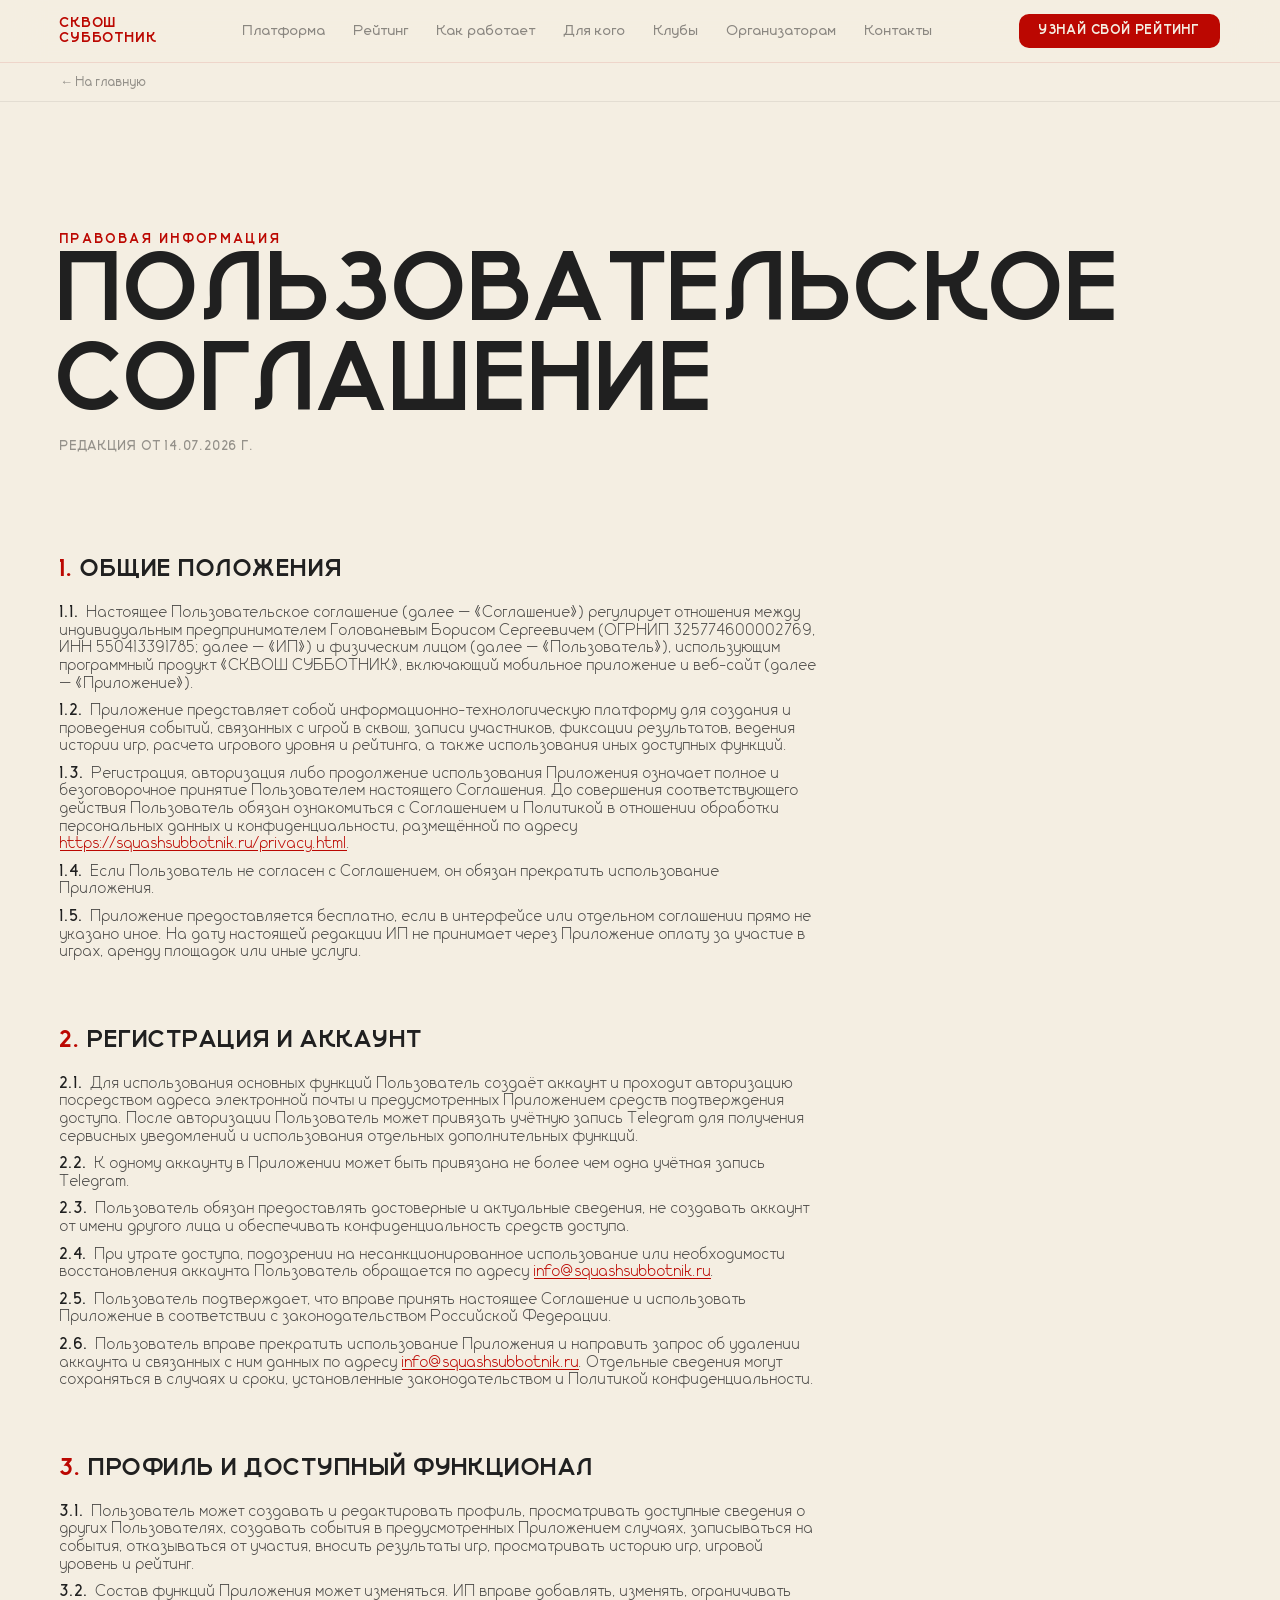
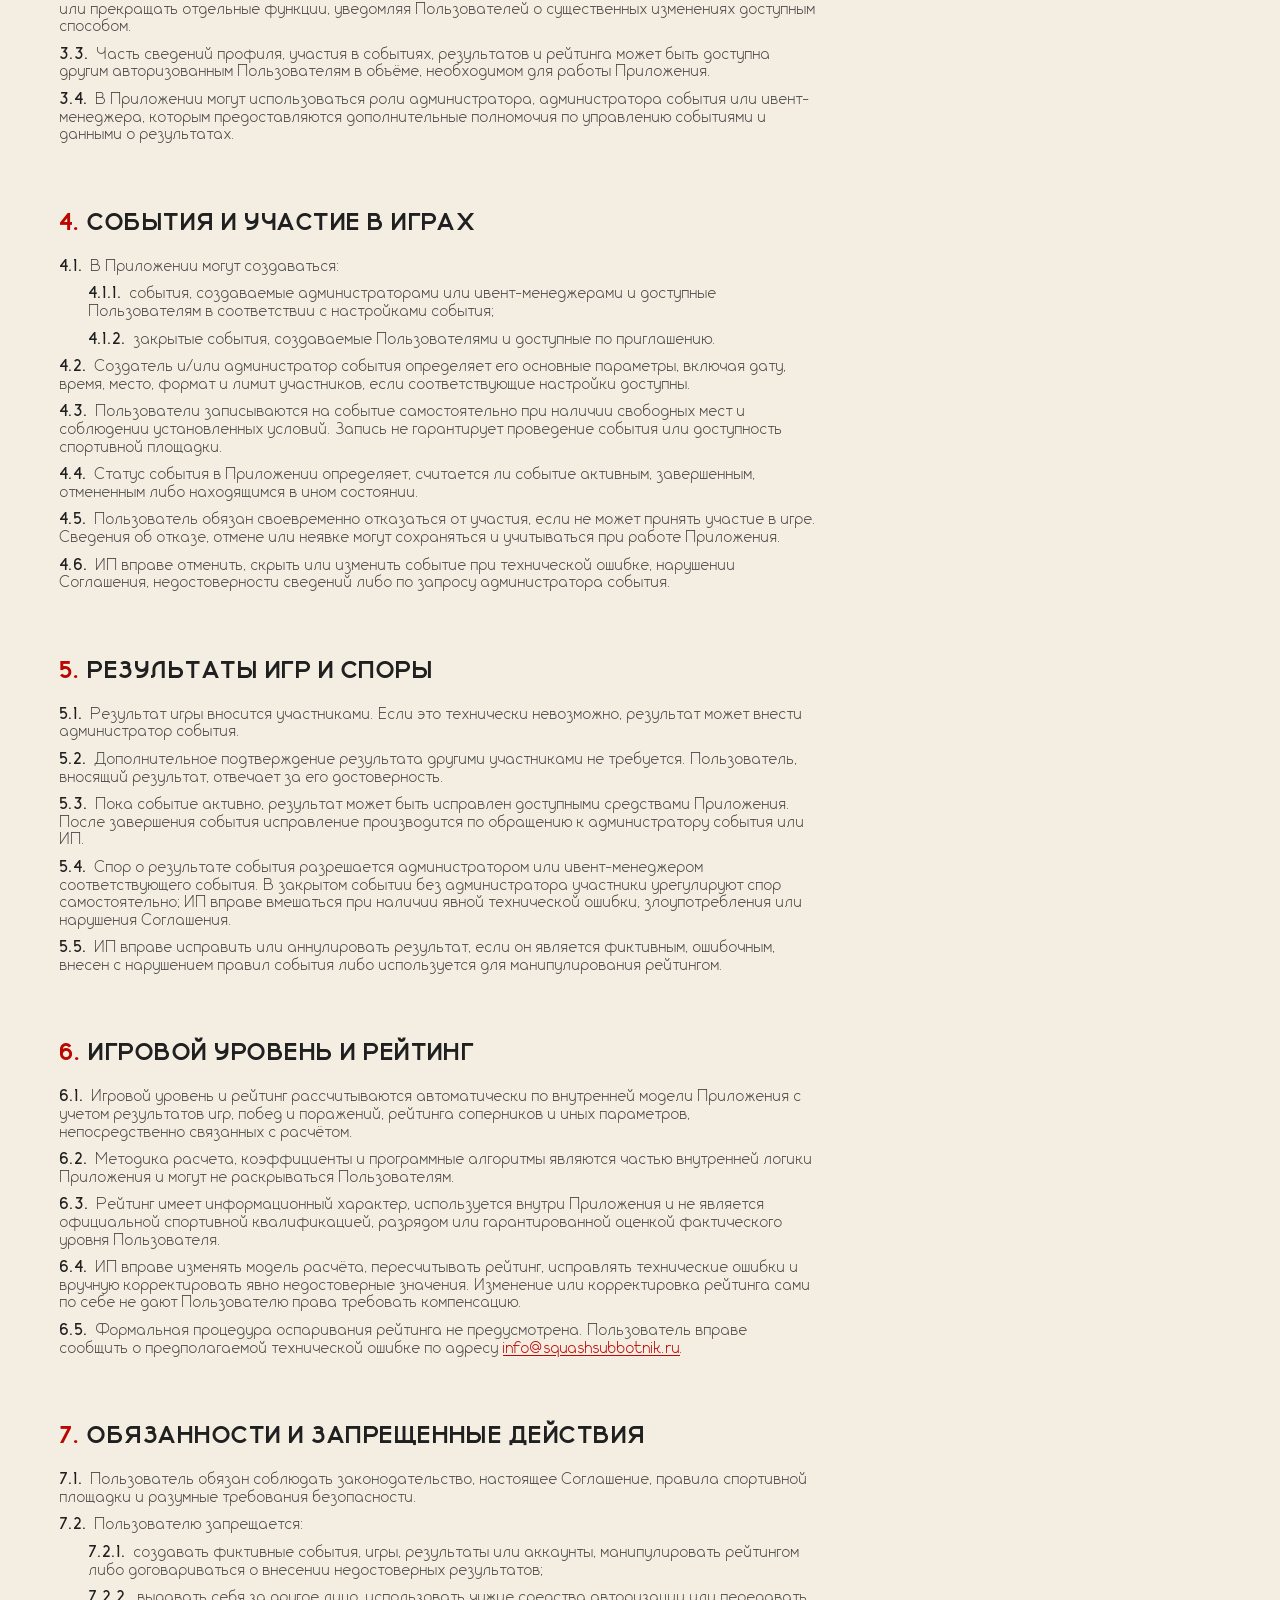
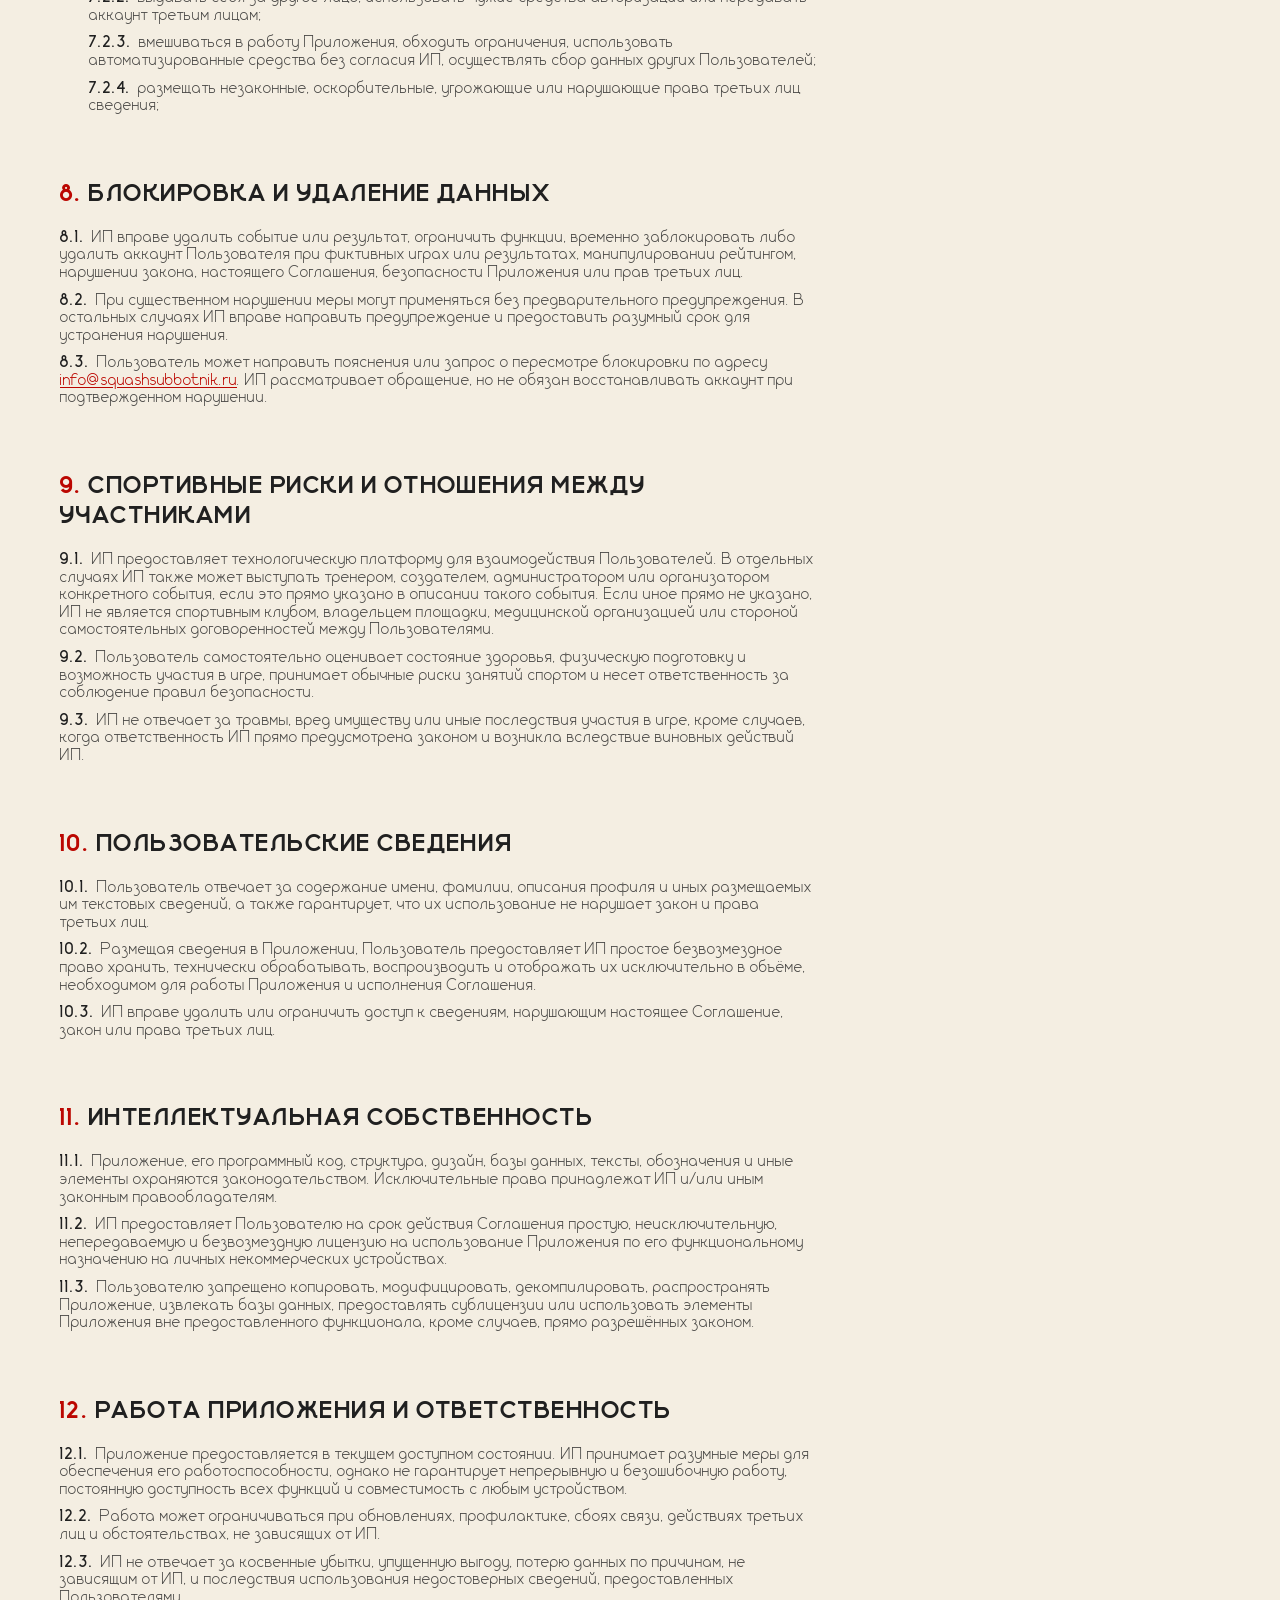
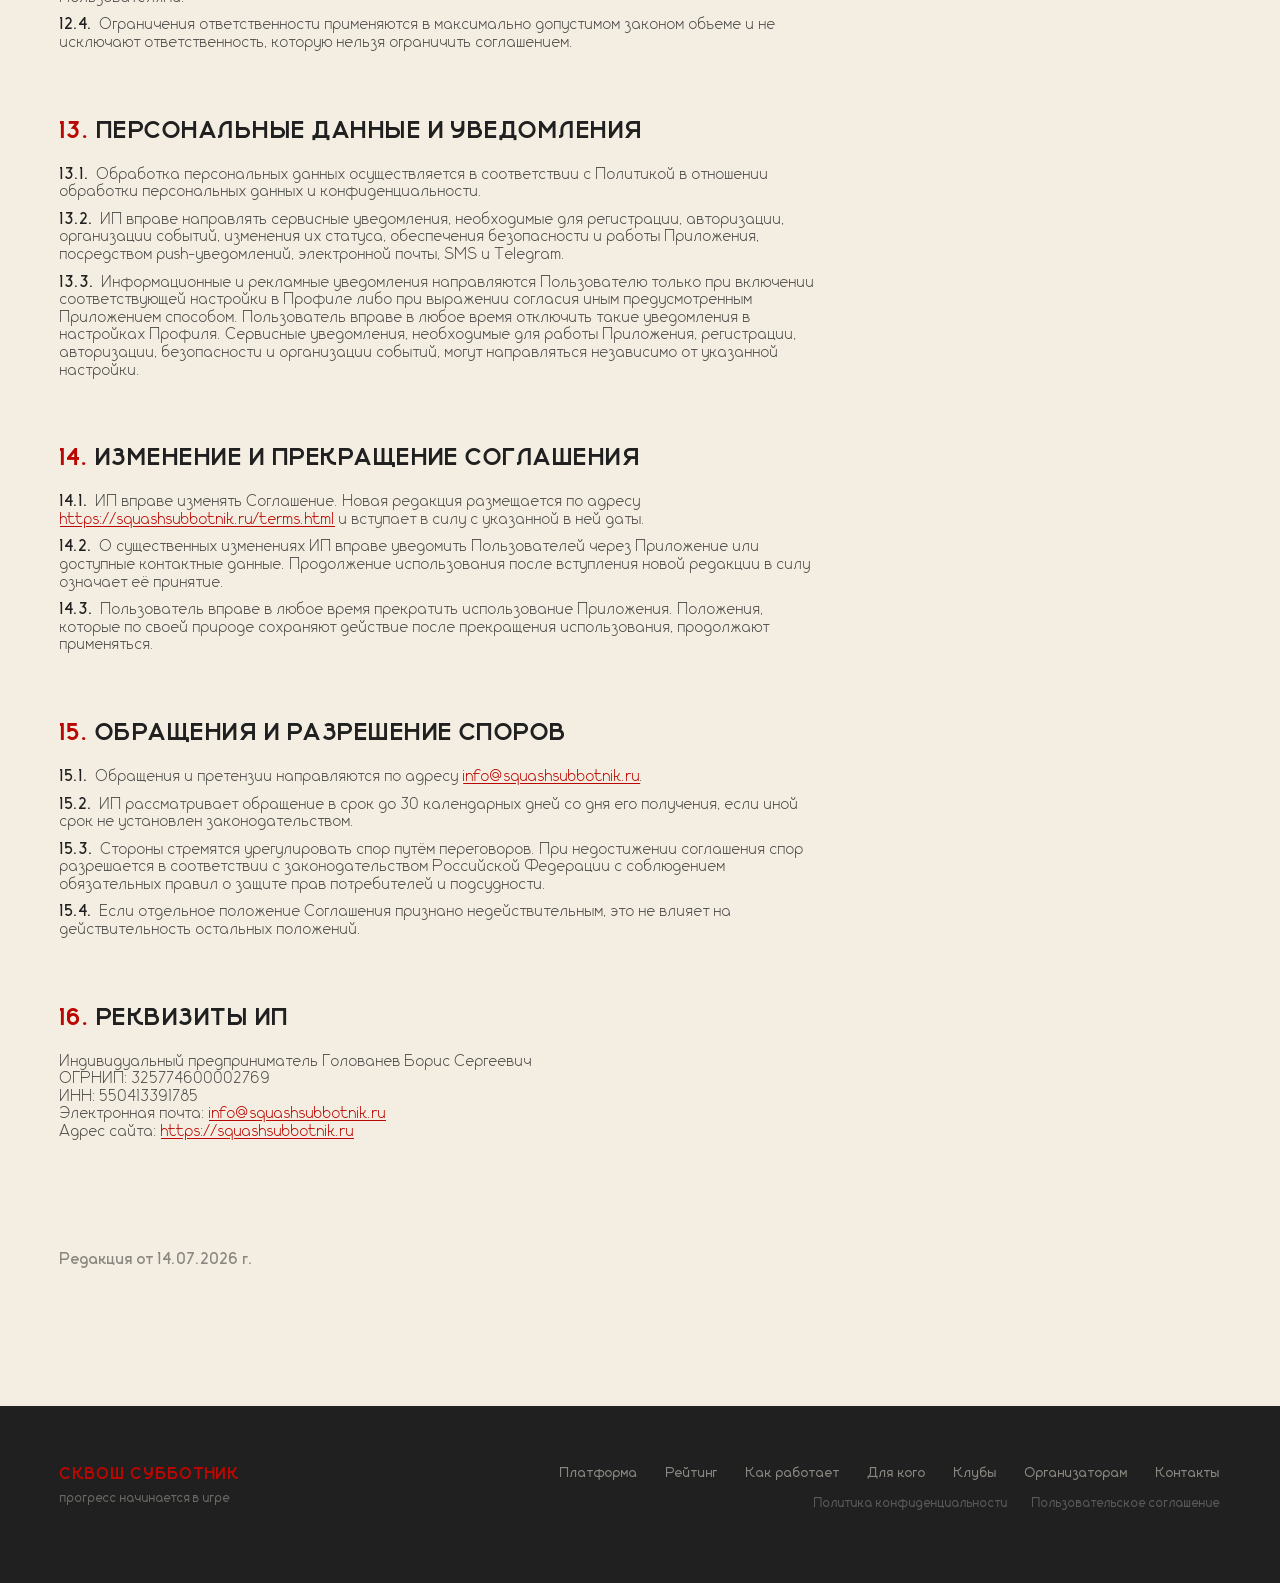
<file: terms.html>
<!DOCTYPE html>
<html lang="ru">
<head>
  <meta charset="UTF-8" />
  <meta name="viewport" content="width=device-width, initial-scale=1.0" />
  <title>Пользовательское соглашение — СКВОШ СУББОТНИК</title>
  <meta name="description" content="Пользовательское соглашение программного продукта СКВОШ СУББОТНИК — мобильного приложения и веб-сайта." />
  <link rel="icon" type="image/jpeg" href="assets/subbotnik-light.jpeg" />
  <link rel="stylesheet" href="styles.css" />
</head>
<body data-page="inner">

  <div id="header-mount"></div>

  <div class="page-breadcrumb">
    <div class="container">
      <a href="index.html" class="breadcrumb-back">← На главную</a>
    </div>
  </div>

  <main>
    <section class="page-hero">
      <div class="container">
        <p class="eyebrow">правовая информация</p>
        <h1>ПОЛЬЗОВАТЕЛЬСКОЕ<br>СОГЛАШЕНИЕ</h1>
        <p class="legal-meta">Редакция от 14.07.2026 г.</p>
      </div>
    </section>

    <section class="legal-body">
      <div class="container">
        <div class="legal-content">

          <h2>Общие положения</h2>
          <ol>
            <li>Настоящее Пользовательское соглашение (далее — «Соглашение») регулирует отношения между индивидуальным предпринимателем Голованевым Борисом Сергеевичем (ОГРНИП 325774600002769, ИНН 550413391785; далее — «ИП») и физическим лицом (далее — «Пользователь»), использующим программный продукт «СКВОШ СУББОТНИК», включающий мобильное приложение и веб-сайт (далее — «Приложение»).</li>
            <li>Приложение представляет собой информационно-технологическую платформу для создания и проведения событий, связанных с игрой в сквош, записи участников, фиксации результатов, ведения истории игр, расчета игрового уровня и рейтинга, а также использования иных доступных функций.</li>
            <li>Регистрация, авторизация либо продолжение использования Приложения означает полное и безоговорочное принятие Пользователем настоящего Соглашения. До совершения соответствующего действия Пользователь обязан ознакомиться с Соглашением и Политикой в отношении обработки персональных данных и конфиденциальности, размещённой по адресу <a href="https://squashsubbotnik.ru/privacy.html">https://squashsubbotnik.ru/privacy.html</a>.</li>
            <li>Если Пользователь не согласен с Соглашением, он обязан прекратить использование Приложения.</li>
            <li>Приложение предоставляется бесплатно, если в интерфейсе или отдельном соглашении прямо не указано иное. На дату настоящей редакции ИП не принимает через Приложение оплату за участие в играх, аренду площадок или иные услуги.</li>
          </ol>

          <h2>Регистрация и аккаунт</h2>
          <ol>
            <li>Для использования основных функций Пользователь создаёт аккаунт и проходит авторизацию посредством адреса электронной почты и предусмотренных Приложением средств подтверждения доступа. После авторизации Пользователь может привязать учётную запись Telegram для получения сервисных уведомлений и использования отдельных дополнительных функций.</li>
            <li>К одному аккаунту в Приложении может быть привязана не более чем одна учётная запись Telegram.</li>
            <li>Пользователь обязан предоставлять достоверные и актуальные сведения, не создавать аккаунт от имени другого лица и обеспечивать конфиденциальность средств доступа.</li>
            <li>При утрате доступа, подозрении на несанкционированное использование или необходимости восстановления аккаунта Пользователь обращается по адресу <a href="mailto:info@squashsubbotnik.ru">info@squashsubbotnik.ru</a>.</li>
            <li>Пользователь подтверждает, что вправе принять настоящее Соглашение и использовать Приложение в соответствии с законодательством Российской Федерации.</li>
            <li>Пользователь вправе прекратить использование Приложения и направить запрос об удалении аккаунта и связанных с ним данных по адресу <a href="mailto:info@squashsubbotnik.ru">info@squashsubbotnik.ru</a>. Отдельные сведения могут сохраняться в случаях и сроки, установленные законодательством и Политикой конфиденциальности.</li>
          </ol>

          <h2>Профиль и доступный функционал</h2>
          <ol>
            <li>Пользователь может создавать и редактировать профиль, просматривать доступные сведения о других Пользователях, создавать события в предусмотренных Приложением случаях, записываться на события, отказываться от участия, вносить результаты игр, просматривать историю игр, игровой уровень и рейтинг.</li>
            <li>Состав функций Приложения может изменяться. ИП вправе добавлять, изменять, ограничивать или прекращать отдельные функции, уведомляя Пользователей о существенных изменениях доступным способом.</li>
            <li>Часть сведений профиля, участия в событиях, результатов и рейтинга может быть доступна другим авторизованным Пользователям в объёме, необходимом для работы Приложения.</li>
            <li>В Приложении могут использоваться роли администратора, администратора события или ивент-менеджера, которым предоставляются дополнительные полномочия по управлению событиями и данными о результатах.</li>
          </ol>

          <h2>События и участие в играх</h2>
          <ol>
            <li>В Приложении могут создаваться:
              <ol>
                <li>события, создаваемые администраторами или ивент-менеджерами и доступные Пользователям в соответствии с настройками события;</li>
                <li>закрытые события, создаваемые Пользователями и доступные по приглашению.</li>
              </ol>
            </li>
            <li>Создатель и/или администратор события определяет его основные параметры, включая дату, время, место, формат и лимит участников, если соответствующие настройки доступны.</li>
            <li>Пользователи записываются на событие самостоятельно при наличии свободных мест и соблюдении установленных условий. Запись не гарантирует проведение события или доступность спортивной площадки.</li>
            <li>Статус события в Приложении определяет, считается ли событие активным, завершенным, отмененным либо находящимся в ином состоянии.</li>
            <li>Пользователь обязан своевременно отказаться от участия, если не может принять участие в игре. Сведения об отказе, отмене или неявке могут сохраняться и учитываться при работе Приложения.</li>
            <li>ИП вправе отменить, скрыть или изменить событие при технической ошибке, нарушении Соглашения, недостоверности сведений либо по запросу администратора события.</li>
          </ol>

          <h2>Результаты игр и споры</h2>
          <ol>
            <li>Результат игры вносится участниками. Если это технически невозможно, результат может внести администратор события.</li>
            <li>Дополнительное подтверждение результата другими участниками не требуется. Пользователь, вносящий результат, отвечает за его достоверность.</li>
            <li>Пока событие активно, результат может быть исправлен доступными средствами Приложения. После завершения события исправление производится по обращению к администратору события или ИП.</li>
            <li>Спор о результате события разрешается администратором или ивент-менеджером соответствующего события. В закрытом событии без администратора участники урегулируют спор самостоятельно; ИП вправе вмешаться при наличии явной технической ошибки, злоупотребления или нарушения Соглашения.</li>
            <li>ИП вправе исправить или аннулировать результат, если он является фиктивным, ошибочным, внесен с нарушением правил события либо используется для манипулирования рейтингом.</li>
          </ol>

          <h2>Игровой уровень и рейтинг</h2>
          <ol>
            <li>Игровой уровень и рейтинг рассчитываются автоматически по внутренней модели Приложения с учетом результатов игр, побед и поражений, рейтинга соперников и иных параметров, непосредственно связанных с расчётом.</li>
            <li>Методика расчета, коэффициенты и программные алгоритмы являются частью внутренней логики Приложения и могут не раскрываться Пользователям.</li>
            <li>Рейтинг имеет информационный характер, используется внутри Приложения и не является официальной спортивной квалификацией, разрядом или гарантированной оценкой фактического уровня Пользователя.</li>
            <li>ИП вправе изменять модель расчёта, пересчитывать рейтинг, исправлять технические ошибки и вручную корректировать явно недостоверные значения. Изменение или корректировка рейтинга сами по себе не дают Пользователю права требовать компенсацию.</li>
            <li>Формальная процедура оспаривания рейтинга не предусмотрена. Пользователь вправе сообщить о предполагаемой технической ошибке по адресу <a href="mailto:info@squashsubbotnik.ru">info@squashsubbotnik.ru</a>.</li>
          </ol>

          <h2>Обязанности и запрещенные действия</h2>
          <ol>
            <li>Пользователь обязан соблюдать законодательство, настоящее Соглашение, правила спортивной площадки и разумные требования безопасности.</li>
            <li>Пользователю запрещается:
              <ol>
                <li>создавать фиктивные события, игры, результаты или аккаунты, манипулировать рейтингом либо договариваться о внесении недостоверных результатов;</li>
                <li>выдавать себя за другое лицо, использовать чужие средства авторизации или передавать аккаунт третьим лицам;</li>
                <li>вмешиваться в работу Приложения, обходить ограничения, использовать автоматизированные средства без согласия ИП, осуществлять сбор данных других Пользователей;</li>
                <li>размещать незаконные, оскорбительные, угрожающие или нарушающие права третьих лиц сведения;</li>
              </ol>
            </li>
          </ol>

          <h2>Блокировка и удаление данных</h2>
          <ol>
            <li>ИП вправе удалить событие или результат, ограничить функции, временно заблокировать либо удалить аккаунт Пользователя при фиктивных играх или результатах, манипулировании рейтингом, нарушении закона, настоящего Соглашения, безопасности Приложения или прав третьих лиц.</li>
            <li>При существенном нарушении меры могут применяться без предварительного предупреждения. В остальных случаях ИП вправе направить предупреждение и предоставить разумный срок для устранения нарушения.</li>
            <li>Пользователь может направить пояснения или запрос о пересмотре блокировки по адресу <a href="mailto:info@squashsubbotnik.ru">info@squashsubbotnik.ru</a>. ИП рассматривает обращение, но не обязан восстанавливать аккаунт при подтвержденном нарушении.</li>
          </ol>

          <h2>Спортивные риски и отношения между участниками</h2>
          <ol>
            <li>ИП предоставляет технологическую платформу для взаимодействия Пользователей. В отдельных случаях ИП также может выступать тренером, создателем, администратором или организатором конкретного события, если это прямо указано в описании такого события. Если иное прямо не указано, ИП не является спортивным клубом, владельцем площадки, медицинской организацией или стороной самостоятельных договоренностей между Пользователями.</li>
            <li>Пользователь самостоятельно оценивает состояние здоровья, физическую подготовку и возможность участия в игре, принимает обычные риски занятий спортом и несет ответственность за соблюдение правил безопасности.</li>
            <li>ИП не отвечает за травмы, вред имуществу или иные последствия участия в игре, кроме случаев, когда ответственность ИП прямо предусмотрена законом и возникла вследствие виновных действий ИП.</li>
          </ol>

          <h2>Пользовательские сведения</h2>
          <ol>
            <li>Пользователь отвечает за содержание имени, фамилии, описания профиля и иных размещаемых им текстовых сведений, а также гарантирует, что их использование не нарушает закон и права третьих лиц.</li>
            <li>Размещая сведения в Приложении, Пользователь предоставляет ИП простое безвозмездное право хранить, технически обрабатывать, воспроизводить и отображать их исключительно в объёме, необходимом для работы Приложения и исполнения Соглашения.</li>
            <li>ИП вправе удалить или ограничить доступ к сведениям, нарушающим настоящее Соглашение, закон или права третьих лиц.</li>
          </ol>

          <h2>Интеллектуальная собственность</h2>
          <ol>
            <li>Приложение, его программный код, структура, дизайн, базы данных, тексты, обозначения и иные элементы охраняются законодательством. Исключительные права принадлежат ИП и/или иным законным правообладателям.</li>
            <li>ИП предоставляет Пользователю на срок действия Соглашения простую, неисключительную, непередаваемую и безвозмездную лицензию на использование Приложения по его функциональному назначению на личных некоммерческих устройствах.</li>
            <li>Пользователю запрещено копировать, модифицировать, декомпилировать, распространять Приложение, извлекать базы данных, предоставлять сублицензии или использовать элементы Приложения вне предоставленного функционала, кроме случаев, прямо разрешённых законом.</li>
          </ol>

          <h2>Работа Приложения и ответственность</h2>
          <ol>
            <li>Приложение предоставляется в текущем доступном состоянии. ИП принимает разумные меры для обеспечения его работоспособности, однако не гарантирует непрерывную и безошибочную работу, постоянную доступность всех функций и совместимость с любым устройством.</li>
            <li>Работа может ограничиваться при обновлениях, профилактике, сбоях связи, действиях третьих лиц и обстоятельствах, не зависящих от ИП.</li>
            <li>ИП не отвечает за косвенные убытки, упущенную выгоду, потерю данных по причинам, не зависящим от ИП, и последствия использования недостоверных сведений, предоставленных Пользователями.</li>
            <li>Ограничения ответственности применяются в максимально допустимом законом объеме и не исключают ответственность, которую нельзя ограничить соглашением.</li>
          </ol>

          <h2>Персональные данные и уведомления</h2>
          <ol>
            <li>Обработка персональных данных осуществляется в соответствии с Политикой в отношении обработки персональных данных и конфиденциальности.</li>
            <li>ИП вправе направлять сервисные уведомления, необходимые для регистрации, авторизации, организации событий, изменения их статуса, обеспечения безопасности и работы Приложения, посредством push-уведомлений, электронной почты, SMS и Telegram.</li>
            <li>Информационные и рекламные уведомления направляются Пользователю только при включении соответствующей настройки в Профиле либо при выражении согласия иным предусмотренным Приложением способом. Пользователь вправе в любое время отключить такие уведомления в настройках Профиля. Сервисные уведомления, необходимые для работы Приложения, регистрации, авторизации, безопасности и организации событий, могут направляться независимо от указанной настройки.</li>
          </ol>

          <h2>Изменение и прекращение Соглашения</h2>
          <ol>
            <li>ИП вправе изменять Соглашение. Новая редакция размещается по адресу <a href="https://squashsubbotnik.ru/terms.html">https://squashsubbotnik.ru/terms.html</a> и вступает в силу с указанной в ней даты.</li>
            <li>О существенных изменениях ИП вправе уведомить Пользователей через Приложение или доступные контактные данные. Продолжение использования после вступления новой редакции в силу означает её принятие.</li>
            <li>Пользователь вправе в любое время прекратить использование Приложения. Положения, которые по своей природе сохраняют действие после прекращения использования, продолжают применяться.</li>
          </ol>

          <h2>Обращения и разрешение споров</h2>
          <ol>
            <li>Обращения и претензии направляются по адресу <a href="mailto:info@squashsubbotnik.ru">info@squashsubbotnik.ru</a>.</li>
            <li>ИП рассматривает обращение в срок до 30 календарных дней со дня его получения, если иной срок не установлен законодательством.</li>
            <li>Стороны стремятся урегулировать спор путём переговоров. При недостижении соглашения спор разрешается в соответствии с законодательством Российской Федерации с соблюдением обязательных правил о защите прав потребителей и подсудности.</li>
            <li>Если отдельное положение Соглашения признано недействительным, это не влияет на действительность остальных положений.</li>
          </ol>

          <h2>Реквизиты ИП</h2>
          <p>
            Индивидуальный предприниматель Голованев Борис Сергеевич<br>
            ОГРНИП: 325774600002769<br>
            ИНН: 550413391785<br>
            Электронная почта: <a href="mailto:info@squashsubbotnik.ru">info@squashsubbotnik.ru</a><br>
            Адрес сайта: <a href="https://squashsubbotnik.ru">https://squashsubbotnik.ru</a>
          </p>

          <p class="legal-date">Редакция от 14.07.2026 г.</p>

        </div>
      </div>
    </section>
  </main>

  <div id="footer-mount"></div>

  <script src="config.js"></script>
  <script src="layout.js"></script>
</body>
</html>
</file>
<file: styles.css>
/* =====================================================
   FONTS
   ===================================================== */
@font-face {
  font-family: "Cruinn";
  src: url("assets/fonts/Cruinn Thin.ttf") format("truetype");
  font-weight: 100;
  font-display: swap;
}
@font-face {
  font-family: "Cruinn";
  src: url("assets/fonts/Cruinn Light.ttf") format("truetype");
  font-weight: 300;
  font-display: swap;
}
@font-face {
  font-family: "Cruinn";
  src: url("assets/fonts/Cruinn Regular.ttf") format("truetype");
  font-weight: 400;
  font-display: swap;
}
@font-face {
  font-family: "Cruinn";
  src: url("assets/fonts/Cruinn Medium.ttf") format("truetype");
  font-weight: 500;
  font-display: swap;
}
@font-face {
  font-family: "Cruinn";
  src: url("assets/fonts/Cruinn Bold.ttf") format("truetype");
  font-weight: 700;
  font-display: swap;
}
@font-face {
  font-family: "Cruinn";
  src: url("assets/fonts/Cruinn Black.ttf") format("truetype");
  font-weight: 900;
  font-display: swap;
}

/* =====================================================
   TOKENS
   ===================================================== */
:root {
  --red:      #BB0701;
  --red-dark: #A80500;
  --orange:   #E04C26;
  --beige:    #F4EEE2;
  --green:    #2C5A19;
  --yellow:   #FBBA16;
  --blue:     #9BCCD0;
  --black:    #202020;

  --max-width: 1160px;
  --gutter: clamp(26px, 5.5vw, 48px);
}

/* =====================================================
   RESET & BASE
   ===================================================== */
*, *::before, *::after {
  box-sizing: border-box;
  margin: 0;
  padding: 0;
}

html { scroll-behavior: smooth; }

body {
  font-family: "Cruinn", "Helvetica Neue", Arial, sans-serif;
  font-weight: 400;
  background: var(--beige);
  color: var(--black);
  -webkit-font-smoothing: antialiased;
}

img { display: block; max-width: 100%; }

a { color: inherit; text-decoration: none; }

button {
  font-family: "Cruinn", "Helvetica Neue", Arial, sans-serif;
  border: none;
  background: none;
  cursor: pointer;
}

button:disabled { cursor: not-allowed; }

ul { list-style: none; }

/* =====================================================
   TYPOGRAPHY
   ===================================================== */
h1, h2, h3 {
  font-family: "Cruinn", sans-serif;
  text-transform: uppercase;
  letter-spacing: -0.01em;
}

h1 {
  font-weight: 900;
  font-size: clamp(52px, 9vw, 96px);
  line-height: 0.93;
}

h2 {
  font-weight: 700;
  font-size: clamp(40px, 6vw, 68px);
  line-height: 0.93;
}

h3 {
  font-weight: 700;
  font-size: clamp(14px, 1.8vw, 18px);
  line-height: 1.1;
  letter-spacing: 0.04em;
}

/* Slogans */
.section-lead {
  font-family: "Cruinn", sans-serif;
  font-weight: 700;
  text-transform: none;
  line-height: 0.9;
  font-size: clamp(15px, 2vw, 22px);
}

/* Body */
p, li {
  font-family: "Cruinn", sans-serif;
  font-weight: 400;
  font-size: clamp(14px, 1.4vw, 16px);
  line-height: 1.1;
}

/* Eyebrow */
.eyebrow {
  font-family: "Cruinn", sans-serif;
  font-weight: 900;
  font-size: 13px;
  letter-spacing: 0.18em;
  text-transform: uppercase;
  color: var(--red);
  display: inline-block;
}

/* =====================================================
   LAYOUT
   ===================================================== */
.container {
  width: min(100% - var(--gutter) * 2, var(--max-width));
  margin-inline: auto;
}

section { padding-block: clamp(64px, 8vw, 120px); }

.section-head {
  display: grid;
  gap: 16px;
  margin-bottom: clamp(40px, 5vw, 64px);
}
/* heading sized to its longest line so JS can cap the lead width to match */
.section-head h2 { width: fit-content; max-width: 100%; }

/* =====================================================
   HEADER
   ===================================================== */
.site-header {
  position: sticky;
  top: 0;
  z-index: 100;
  background: rgba(244, 238, 226, 0.9);
  backdrop-filter: blur(20px);
  -webkit-backdrop-filter: blur(20px);
  border-bottom: 1px solid rgba(187, 7, 1, 0.1);
}

.header-inner {
  display: flex;
  align-items: center;
  justify-content: space-between;
  gap: 24px;
  padding-block: 14px;
}

.logo {
  font-family: "Cruinn", sans-serif;
  font-weight: 900;
  font-size: clamp(11px, 1.2vw, 14px);
  line-height: 1.05;
  letter-spacing: 0.06em;
  text-transform: uppercase;
  color: var(--red);
  transition: opacity 0.2s;
}
.logo:hover { opacity: 0.7; }

.main-nav {
  display: flex;
  gap: clamp(14px, 2.2vw, 28px);
}
.main-nav a {
  font-family: "Cruinn", sans-serif;
  font-weight: 500;
  font-size: 15px;
  color: rgba(32, 32, 32, 0.5);
  transition: color 0.2s;
}
.main-nav a:hover { color: var(--black); }

.btn-header-cta {
  font-family: "Cruinn", sans-serif;
  font-weight: 900;
  font-size: 13px;
  letter-spacing: 0.06em;
  text-transform: uppercase;
  padding: 10px 20px;
  border-radius: 10px;
  background: var(--red);
  color: var(--beige);
  white-space: nowrap;
  transition: background 0.15s, transform 0.18s, box-shadow 0.18s;
}
.btn-header-cta:hover {
  background: var(--red-dark);
  transform: translateY(-2px);
  box-shadow: 0 6px 20px rgba(187, 7, 1, 0.32);
}

/* =====================================================
   HERO  —  beige bg
   ===================================================== */
.hero {
  background: var(--beige);
  padding-top: clamp(80px, 10vw, 140px);
  padding-bottom: clamp(64px, 8vw, 120px);
  overflow: hidden;
}

.hero-inner {
  display: grid;
  grid-template-columns: 1fr 1fr;
  align-items: center;
  gap: clamp(40px, 6vw, 80px);
}

.hero-content { display: grid; gap: 28px; }
.hero-content h1 { color: var(--black); }

.hero-cta {
  display: flex;
  flex-direction: column;
  gap: 14px;
  width: fit-content;
  align-items: stretch;
}

.btn-cta {
  display: flex;
  align-items: center;
  justify-content: center;
  padding: 20px 40px;
  border-radius: 16px;
  background: var(--red);
  color: var(--beige);
  font-family: "Cruinn", sans-serif;
  font-weight: 900;
  font-size: clamp(16px, 2vw, 20px);
  letter-spacing: 0.06em;
  text-transform: uppercase;
  transition: background 0.15s, transform 0.18s, box-shadow 0.18s;
}
.btn-cta:hover {
  background: var(--red-dark);
  transform: translateY(-3px);
  box-shadow: 0 12px 36px rgba(187, 7, 1, 0.38);
}

/* iPhone mockup PNG */
.hero-visual {
  display: flex;
  justify-content: center;
  align-items: center;
  position: relative;
}

.iphone-stage {
  width: fit-content;
  position: relative;
  z-index: 1;
  /* no background — the PNG already has its own dark bezel */
  filter: drop-shadow(0 32px 64px rgba(0,0,0,0.45)) drop-shadow(0 8px 24px rgba(0,0,0,0.3));
}

.iphone-mockup {
  width: min(300px, 54vw);
  display: block;
  flex-shrink: 0;
}

/* =====================================================
   STATS  —  red bg
   ===================================================== */
.stats {
  padding-block: clamp(48px, 6vw, 80px);
  background: var(--red);
}

.stats-inner {
  display: grid;
  grid-template-columns: repeat(4, 1fr);
  gap: 24px;
  text-align: center;
}

.stat { min-width: 0; }

.stat-num {
  display: inline-block;
  position: relative;          /* anchor for the "+" suffix */
  font-family: "Cruinn", sans-serif;
  font-weight: 900;
  font-size: clamp(40px, 5.5vw, 68px);
  line-height: 1;
  color: var(--beige);
}
/* "+" sits outside the digits so the number centers on its digits alone */
.stat-plus {
  position: absolute;
  left: 100%;
  top: 0;
}
.stat-label {
  display: block;
  font-family: "Cruinn", sans-serif;
  font-weight: 500;
  font-size: clamp(12px, 1.4vw, 15px);
  color: rgba(244, 238, 226, 0.6);
  margin-top: 8px;
  text-transform: lowercase;
}

/* =====================================================
   PROBLEM / SOLUTION  —  beige bg
   ===================================================== */
.problem { background: var(--beige); }

.problem-grid {
  display: grid;
  gap: 10px;
}

.problem-row {
  display: grid;
  grid-template-columns: 1fr 36px 1fr;
  align-items: stretch;       /* before/after cells match height in a row */
  gap: 10px;
}

.problem-cell {
  display: flex;
  align-items: center;
  padding: clamp(16px, 2vw, 22px) clamp(20px, 2.5vw, 28px);
  border-radius: 14px;
  font-family: "Cruinn", sans-serif;
  font-weight: 700;
  font-size: clamp(15px, 1.6vw, 19px);
  line-height: 1.3;
}

.problem-cell--before {
  background: rgba(32, 32, 32, 0.05);
  border: 1px solid rgba(32, 32, 32, 0.08);
  color: rgba(32, 32, 32, 0.72);
  text-decoration: line-through;
  text-decoration-color: rgba(32, 32, 32, 0.4);
  text-decoration-thickness: 1px;
}

.problem-cell--after {
  background: var(--red);
  border: 1px solid var(--red);
  color: rgba(244, 238, 226, 0.95);
}

.problem-arrow {
  display: flex;
  align-items: center;
  justify-content: center;
  font-family: "Cruinn", sans-serif;
  font-weight: 700;
  font-size: 16px;
  color: rgba(32, 32, 32, 0.2);
}

/* =====================================================
   HOW IT WORKS  —  dark bg
   ===================================================== */
.how { background: var(--black); }

.how .eyebrow      { color: var(--orange); }
.how h2            { color: var(--beige); }
.how .section-lead { color: rgba(244, 238, 226, 0.45); }

.features {
  display: grid;
  grid-template-columns: repeat(2, 1fr);
  gap: clamp(16px, 2.5vw, 28px);
}

.feature {
  padding: clamp(28px, 3vw, 40px);
  border-radius: 20px;
  background: rgba(244, 238, 226, 0.05);
  border: 1px solid rgba(244, 238, 226, 0.1);
  display: grid;
  gap: 16px;
  align-content: start;
}

.feature-num {
  font-family: "Cruinn", sans-serif;
  font-weight: 900;
  font-size: clamp(40px, 5vw, 56px);
  line-height: 1;
  color: var(--red);
}
.feature h3 { color: var(--beige); }
.feature p  {
  font-family: "Cruinn", sans-serif;
  font-weight: 500;
  font-size: clamp(14px, 1.5vw, 17px);
  line-height: 1.25;
  color: rgba(244, 238, 226, 0.62);
}

/* =====================================================
   FOR WHOM  —  beige bg
   ===================================================== */
.for-whom { background: var(--beige); }

.section-lead { color: rgba(32, 32, 32, 0.58); }

.levels {
  display: grid;
  grid-template-columns: repeat(4, 1fr);
  gap: clamp(12px, 2vw, 20px);
}

.level {
  padding: clamp(20px, 2.5vw, 28px);
  border-radius: 16px;
  background: rgba(255, 255, 255, 0.65);
  border: 1px solid rgba(187, 7, 1, 0.1);
  display: grid;
  gap: 10px;
  align-content: start;
}

.level-name {
  font-family: "Cruinn", sans-serif;
  font-weight: 700;
  font-size: clamp(13px, 1.6vw, 17px);
  text-transform: uppercase;
  letter-spacing: 0.04em;
  color: var(--red);
}
.level p {
  font-family: "Cruinn", sans-serif;
  font-weight: 500;
  font-size: clamp(13px, 1.5vw, 16px);
  line-height: 1.25;
  color: rgba(32, 32, 32, 0.65);
}

/* =====================================================
   WHERE  —  dark bg · clubs carousel
   ===================================================== */
.where { background: var(--black); }

.where .eyebrow      { color: var(--yellow); }
.where h2            { color: var(--beige); }
.where .section-lead { color: rgba(244, 238, 226, 0.5); }

.clubs-carousel { position: relative; }

.clubs-track {
  display: flex;
  gap: clamp(12px, 1.8vw, 20px);
  overflow: hidden;          /* clips but allows JS scrollLeft */
  -webkit-overflow-scrolling: touch;
  user-select: none;
}

.club-card {
  display: block;            /* ensure <a> renders as block */
  flex: 0 0 clamp(220px, 24vw, 300px);
  border-radius: 16px;
  overflow: hidden;
  background: rgba(244, 238, 226, 0.05);
  border: 1px solid rgba(251, 186, 22, 0.2);
  transition: border-color 0.2s;
}
.club-card[href]:hover { border-color: rgba(251, 186, 22, 0.5); cursor: pointer; }

.club-img-wrap {
  aspect-ratio: 1 / 1;       /* square container */
  background: rgba(244, 238, 226, 0.06);  /* soft placeholder while loading */
  overflow: hidden;
}

.club-img {
  width: 100%;
  height: 100%;
  object-fit: contain;       /* full logo, no crop */
  display: block;
  transition: transform 0.4s ease;
}
.club-card:hover .club-img { transform: scale(1.04); }

.club-info {
  padding: clamp(16px, 2vw, 22px);
  display: flex;
  flex-direction: column;
  gap: 10px;
}

.clubs-nav {
  display: flex;
  gap: 10px;
  margin-top: 20px;
  justify-content: flex-end;
}

.clubs-btn {
  display: flex;
  align-items: center;
  justify-content: center;
  width: 44px;
  height: 44px;
  border-radius: 50%;
  border: 1px solid rgba(251, 186, 22, 0.3);
  background: rgba(244, 238, 226, 0.06);
  color: rgba(244, 238, 226, 0.65);
  font-size: 18px;
  line-height: 1;
  cursor: pointer;
  transition: background 0.2s, border-color 0.2s, color 0.2s, opacity 0.2s;
}
.clubs-btn:hover:not(:disabled) {
  background: rgba(244, 238, 226, 0.12);
  border-color: rgba(251, 186, 22, 0.65);
  color: var(--beige);
}
.clubs-btn:disabled { opacity: 0.25; cursor: not-allowed; }

.location-badge {
  font-family: "Cruinn", sans-serif;
  font-weight: 700;
  font-size: 11px;
  letter-spacing: 0.1em;
  text-transform: uppercase;
  color: var(--yellow);
  background: rgba(251, 186, 22, 0.12);
  border: 1px solid rgba(251, 186, 22, 0.25);
  padding: 4px 10px;
  border-radius: 6px;
  width: fit-content;
}

.location-badge--city {
  color: var(--blue);
  background: rgba(155, 204, 208, 0.12);
  border-color: rgba(155, 204, 208, 0.25);
}

.location-name {
  font-family: "Cruinn", sans-serif;
  font-weight: 700;
  font-size: clamp(15px, 2vw, 20px);
  text-transform: uppercase;
  letter-spacing: 0.03em;
  color: var(--beige);
}

/* =====================================================
   ORGANIZERS  —  beige bg
   ===================================================== */
.organizers { background: var(--beige); }

.org-grid {
  display: grid;
  grid-template-columns: 1fr 1fr;
  gap: clamp(24px, 5vw, 72px);
  margin-bottom: clamp(36px, 5vw, 52px);
}

.org-title {
  font-family: "Cruinn", sans-serif;
  font-weight: 700;
  font-size: clamp(15px, 1.8vw, 19px);
  text-transform: lowercase;
  color: var(--red);
  line-height: 0.9;
  margin-bottom: 20px;
}

.org-col ul { display: grid; gap: 12px; }

.org-col li {
  padding-left: 18px;
  position: relative;
  font-family: "Cruinn", sans-serif;
  font-weight: 500;
  font-size: clamp(14px, 1.5vw, 17px);
  line-height: 1.3;
  color: rgba(32, 32, 32, 0.8);
}
.org-col li::before {
  content: "";
  position: absolute;
  left: 0;
  top: 50%;
  transform: translateY(-50%);
  width: 8px;
  height: 2px;
  border-radius: 2px;
  background: var(--red);
}

.btn-primary {
  display: inline-flex;
  align-items: center;
  gap: 8px;
  padding: 16px 32px;
  border-radius: 14px;
  background: var(--black);
  color: var(--beige);
  font-family: "Cruinn", sans-serif;
  font-weight: 700;
  font-size: 15px;
  letter-spacing: 0.05em;
  text-transform: uppercase;
  transition: transform 0.2s, box-shadow 0.2s;
}
.btn-primary:hover {
  transform: translateY(-2px);
  box-shadow: 0 16px 40px -16px rgba(32, 32, 32, 0.5);
}

/* =====================================================
   JOIN  —  red bg
   ===================================================== */
.join { background: var(--red); }

.join-inner {
  display: grid;
  gap: clamp(24px, 3.5vw, 36px);
  max-width: 700px;
}

.join .eyebrow { color: rgba(244, 238, 226, 0.6); }
.join h2       { color: var(--beige); }

.join-actions {
  display: flex;
  flex-direction: column;
  gap: 14px;
  width: fit-content;
  align-items: stretch;
}

.btn-join {
  display: flex;
  align-items: center;
  justify-content: center;
  padding: 20px 40px;
  border-radius: 16px;
  background: #fff;
  color: var(--red);
  font-family: "Cruinn", sans-serif;
  font-weight: 900;
  font-size: clamp(16px, 2vw, 20px);
  letter-spacing: 0.06em;
  text-transform: uppercase;
  transition: background 0.15s, transform 0.18s, box-shadow 0.18s;
}
.btn-join:hover {
  background: #f7f0e6;
  transform: translateY(-3px);
  box-shadow: 0 12px 36px rgba(255, 255, 255, 0.38);
}

/* =====================================================
   FOOTER  —  dark bg
   ===================================================== */
.site-footer {
  background: var(--black);
  padding-block: clamp(40px, 5vw, 60px) 24px;
}

.footer-inner {
  display: flex;
  justify-content: space-between;
  align-items: flex-start;
  gap: 32px;
  flex-wrap: nowrap;
  margin-bottom: clamp(32px, 4vw, 48px);
}

.footer-brand { flex-shrink: 0; }

.footer-right {
  display: flex;
  flex-direction: column;
  align-items: flex-end;
  gap: 16px;
  flex-shrink: 1;
  min-width: 0;   /* allow the block to shrink so the nav wraps instead of overflowing */
}

.footer-logo {
  font-family: "Cruinn", sans-serif;
  font-weight: 900;
  font-size: 16px;
  text-transform: uppercase;
  letter-spacing: 0.06em;
  color: var(--red);
  margin-bottom: 8px;
}
.footer-tagline {
  font-family: "Cruinn", sans-serif;
  font-weight: 500;
  font-size: 13px;
  color: rgba(244, 238, 226, 0.35);
  text-transform: lowercase;
}

.footer-nav {
  display: flex;
  flex-wrap: wrap;
  gap: 10px 28px;
  justify-content: flex-end;
}
.footer-nav a {
  font-family: "Cruinn", sans-serif;
  font-weight: 500;
  font-size: 14px;
  color: rgba(244, 238, 226, 0.5);
  transition: color 0.2s;
}
.footer-nav a:hover { color: var(--beige); }

.footer-legal {
  display: flex;
  flex-wrap: wrap;
  gap: 6px 24px;
  justify-content: flex-end;
}
.footer-legal a {
  font-family: "Cruinn", sans-serif;
  font-weight: 500;
  font-size: 13px;
  color: rgba(244, 238, 226, 0.28);
  transition: color 0.2s;
}
.footer-legal a:hover { color: rgba(244, 238, 226, 0.55); }

/* =====================================================
   DOWNLOAD MODAL
   ===================================================== */
.modal-overlay {
  position: fixed;
  inset: 0;
  background: rgba(32, 32, 32, 0.6);
  backdrop-filter: blur(8px);
  -webkit-backdrop-filter: blur(8px);
  z-index: 8000;
  display: flex;
  align-items: center;
  justify-content: center;
  padding: 20px;
  opacity: 0;
  visibility: hidden;
  transition: opacity 0.25s, visibility 0.25s;
}
.modal-overlay.modal--open {
  opacity: 1;
  visibility: visible;
}

.modal-card {
  background: var(--beige);
  border-radius: 24px;
  padding: clamp(28px, 5vw, 44px);
  width: min(440px, 100%);
  position: relative;
  transform: scale(0.94) translateY(12px);
  transition: transform 0.32s cubic-bezier(0.34, 1.4, 0.64, 1);
  box-shadow: 0 40px 100px rgba(0, 0, 0, 0.35);
}
.modal-overlay.modal--open .modal-card {
  transform: scale(1) translateY(0);
}

.modal-close {
  position: absolute;
  top: 18px;
  right: 18px;
  width: 32px;
  height: 32px;
  border-radius: 50%;
  background: rgba(32, 32, 32, 0.08);
  color: rgba(32, 32, 32, 0.45);
  display: flex;
  align-items: center;
  justify-content: center;
  transition: background 0.15s, color 0.15s;
}
.modal-close:hover {
  background: rgba(32, 32, 32, 0.15);
  color: var(--black);
}

.modal-heading {
  font-size: clamp(32px, 5vw, 48px);
  color: var(--black);
  margin-top: 14px;
  margin-bottom: 18px;
}

.modal-stores {
  display: flex;
  flex-direction: column;
  gap: 10px;
}

.modal-store-btn {
  display: flex;
  align-items: center;
  gap: 16px;
  padding: 15px 20px;
  border-radius: 14px;
  background: var(--black);
  color: var(--beige);
  transition: transform 0.15s, box-shadow 0.15s;
}
.modal-store-btn:not(.store-soon):hover {
  transform: translateX(4px);
  box-shadow: 0 8px 24px rgba(32, 32, 32, 0.25);
}
.modal-store-btn.store-soon {
  opacity: 0.32;
  pointer-events: none;
}

.modal-store-icon {
  flex-shrink: 0;
  display: flex;
  align-items: center;
  justify-content: center;
  width: 28px;
}

.modal-store-text {
  display: flex;
  flex-direction: column;
  gap: 2px;
}
.modal-store-name {
  font-family: "Cruinn", sans-serif;
  font-weight: 700;
  font-size: clamp(15px, 2vw, 17px);
  letter-spacing: 0.03em;
}
.modal-store-status {
  font-family: "Cruinn", sans-serif;
  font-weight: 500;
  font-size: 11px;
  letter-spacing: 0.1em;
  text-transform: uppercase;
  color: rgba(244, 238, 226, 0.42);
}
.modal-store-btn:not(.store-soon) .modal-store-status {
  color: rgba(244, 238, 226, 0.65);
}

/* =====================================================
   INNER PAGES  (contacts, privacy, terms)
   ===================================================== */
.page-breadcrumb {
  border-bottom: 1px solid rgba(32, 32, 32, 0.08);
  padding: 11px 0;
  background: var(--beige);
}
.page-breadcrumb .container {
  display: flex;
  align-items: center;
  justify-content: space-between;
  gap: 16px;
  flex-wrap: wrap;
}
.breadcrumb-back {
  font-family: "Cruinn", sans-serif;
  font-weight: 500;
  font-size: 13px;
  color: rgba(32, 32, 32, 0.45);
  transition: color 0.2s;
}
.breadcrumb-back:hover { color: var(--black); }

.page-hero {
  background: var(--beige);
  padding-top: clamp(80px, 10vw, 140px);
  padding-bottom: clamp(64px, 8vw, 100px);
}
.page-hero h1 { color: var(--black); }
.page-hero .section-lead { max-width: 560px; margin-top: 16px; }

/* Contacts */
.contact-cards {
  display: flex;
  flex-direction: column;
  gap: 16px;
  margin-top: clamp(40px, 5vw, 56px);
  max-width: 480px;
}
.contact-card {
  display: flex;
  align-items: center;
  gap: 20px;
  padding: 24px 28px;
  border-radius: 16px;
  background: rgba(255, 255, 255, 0.7);
  border: 1px solid rgba(187, 7, 1, 0.1);
  transition: background 0.2s, border-color 0.2s, transform 0.15s;
}
.contact-card:hover {
  background: #fff;
  border-color: rgba(187, 7, 1, 0.22);
  transform: translateY(-2px);
}
.contact-icon {
  width: 44px;
  height: 44px;
  border-radius: 12px;
  background: var(--red);
  color: var(--beige);
  display: flex;
  align-items: center;
  justify-content: center;
  flex-shrink: 0;
}
.contact-type {
  display: block;
  font-family: "Cruinn", sans-serif;
  font-weight: 700;
  font-size: 15px;
  text-transform: uppercase;
  letter-spacing: 0.04em;
  color: var(--black);
}
.contact-value {
  display: block;
  font-family: "Cruinn", sans-serif;
  font-weight: 400;
  font-size: 14px;
  color: rgba(32, 32, 32, 0.55);
  margin-top: 3px;
}

/* Legal pages */
.legal-placeholder {
  display: inline-flex;
  align-items: center;
  gap: 10px;
  margin-top: clamp(32px, 4vw, 48px);
  padding: 18px 28px;
  border-radius: 14px;
  background: rgba(32, 32, 32, 0.05);
  border: 1px solid rgba(32, 32, 32, 0.08);
  font-family: "Cruinn", sans-serif;
  font-weight: 600;
  font-size: 14px;
  color: rgba(32, 32, 32, 0.45);
}

/* Legal documents (privacy, terms) */
.legal-meta {
  margin-top: 14px;
  font-family: "Cruinn", sans-serif;
  font-weight: 600;
  font-size: 13px;
  text-transform: uppercase;
  letter-spacing: 0.06em;
  color: rgba(32, 32, 32, 0.45);
}
.legal-body {
  background: var(--beige);
  padding-top: 0;
  padding-bottom: clamp(80px, 10vw, 140px);
}
.legal-content {
  max-width: 760px;
  font-family: "Cruinn", sans-serif;
  font-weight: 400;
  font-size: 15px;
  line-height: 1.7;
  color: rgba(32, 32, 32, 0.8);
  counter-reset: legal-section;
  overflow-wrap: break-word;
}
.legal-content h2 {
  counter-increment: legal-section;
  font-weight: 800;
  font-size: clamp(19px, 2.4vw, 24px);
  line-height: 1.25;
  text-transform: uppercase;
  letter-spacing: 0.02em;
  color: var(--black);
  margin: clamp(44px, 6vw, 64px) 0 20px;
}
.legal-content h2:first-child { margin-top: 0; }
.legal-content h2::before {
  content: counter(legal-section) ". ";
  color: var(--red);
}
.legal-content p { margin: 10px 0; }
.legal-content a {
  color: var(--red);
  text-decoration: underline;
  text-underline-offset: 2px;
}
.legal-content a:hover { color: var(--red-dark); }
.legal-content ol {
  list-style: none;
  counter-reset: legal-item;
  margin: 0;
  padding: 0;
}
.legal-content ol ol {
  margin-top: 10px;
  padding-left: 1.8em;
}
.legal-content ol > li {
  counter-increment: legal-item;
  margin: 10px 0;
}
.legal-content ol > li::before {
  content: counter(legal-section) "." counters(legal-item, ".") ".";
  margin-right: 0.45em;
  font-weight: 700;
  color: var(--black);
}
.legal-content ul {
  list-style: none;
  margin: 10px 0;
  padding: 0;
}
.legal-content ul > li {
  position: relative;
  padding-left: 1.4em;
  margin: 6px 0;
}
.legal-content ul > li::before {
  content: "—";
  position: absolute;
  left: 0;
  color: var(--black);
}
.legal-content table {
  width: 100%;
  border-collapse: collapse;
  margin: 20px 0;
  font-size: 14px;
  line-height: 1.55;
}
.legal-content th,
.legal-content td {
  border: 1px solid rgba(32, 32, 32, 0.14);
  padding: 12px 14px;
  vertical-align: top;
  text-align: left;
  overflow-wrap: anywhere;
}
.legal-content th {
  font-size: 12px;
  font-weight: 700;
  text-transform: uppercase;
  letter-spacing: 0.05em;
  background: rgba(32, 32, 32, 0.05);
}
.legal-table-group td {
  font-weight: 700;
  color: var(--black);
}
@media (max-width: 640px) {
  .legal-content thead { display: none; }
  .legal-content table,
  .legal-content tbody,
  .legal-content tr,
  .legal-content td { display: block; width: 100%; }
  .legal-content tr { margin-bottom: 14px; }
  .legal-content td + td { border-top: none; }
  .legal-content td[data-label]::before {
    content: attr(data-label);
    display: block;
    margin-bottom: 6px;
    font-size: 11px;
    font-weight: 700;
    text-transform: uppercase;
    letter-spacing: 0.05em;
    color: rgba(32, 32, 32, 0.5);
  }
  .legal-table-group { margin-bottom: 0; }
}
.legal-content .legal-date {
  margin-top: clamp(72px, 9vw, 110px);
  font-weight: 600;
  color: rgba(32, 32, 32, 0.5);
}

/* =====================================================
   BRAND ILLUSTRATIONS
   ===================================================== */
.problem, .for-whom, .organizers { position: relative; overflow: hidden; }

.problem > .container,
.for-whom > .container,
.organizers > .container { position: relative; z-index: 1; }

.section-illo {
  position: absolute;
  pointer-events: none;
  user-select: none;
  z-index: 0;
}

/* dices — на уровне середины заголовка, правее */
.illo-dices {
  width: clamp(90px, 11vw, 140px);
  right: 12%;
  top: clamp(110px, 13vw, 150px);
  transform: rotate(-10deg);
  mix-blend-mode: multiply;
  opacity: 0.9;
}

/* racket-with-ball — над карточкой "Топ России и СНГ", без перекрытия */
.illo-racket-ball {
  width: clamp(95px, 11vw, 140px);
  right: clamp(40px, 5vw, 64px);
  top: clamp(24px, 3.5vw, 50px);
  bottom: auto;
  transform: rotate(6deg);
  mix-blend-mode: multiply;
  opacity: 0.82;
}

/* man-with-hands-up — прижат к нижнему краю секции (обрезан снизу) */
.illo-handsup {
  width: clamp(100px, 12vw, 155px);
  right: clamp(16px, 3vw, 48px);
  bottom: 0;
  mix-blend-mode: multiply;
  opacity: 0.78;
}

@media (max-width: 900px) {
  .illo-dices {
    width: clamp(62px, 15vw, 105px);
    right: 5%;
    top: clamp(44px, 8vw, 90px);
  }
  .illo-racket-ball {
    width: clamp(42px, 9.5vw, 74px);
    right: 5%;
    top: clamp(18px, 3.5vw, 40px);
  }
  .illo-handsup {
    width: clamp(64px, 15vw, 110px);
    right: 4%;
    bottom: 0;
  }
}

/* =====================================================
   VISUAL ENHANCEMENTS
   ===================================================== */

/* Scroll reveal */
.reveal {
  opacity: 0;
  transform: translateY(28px);
  transition: opacity 0.65s ease, transform 0.65s ease;
}
.reveal.visible {
  opacity: 1;
  transform: none;
}

/* Button gradient sweep — dark buttons (white shimmer) */
.btn-cta,
.btn-primary { position: relative; overflow: hidden; }

.btn-cta::after,
.btn-primary::after {
  content: '';
  position: absolute;
  top: 0; left: -80%;
  width: 50%; height: 100%;
  background: linear-gradient(90deg, transparent, rgba(255,255,255,0.18), transparent);
  transform: skewX(-15deg);
  pointer-events: none;
}
.btn-cta:hover::after,
.btn-primary:hover::after { animation: btn-sweep 0.55s ease forwards; }

/* white button (.btn-join) — dark shimmer */
.btn-join { position: relative; overflow: hidden; }

.btn-join::after {
  content: '';
  position: absolute;
  top: 0; left: -80%;
  width: 50%; height: 100%;
  background: linear-gradient(90deg, transparent, rgba(0,0,0,0.07), transparent);
  transform: skewX(-15deg);
  pointer-events: none;
}
.btn-join:hover::after { animation: btn-sweep 0.55s ease forwards; }

@keyframes btn-sweep { to { left: 130%; } }

/* =====================================================
   RESPONSIVE
   ===================================================== */
@media (max-width: 1024px) {
  .hero-inner {
    grid-template-columns: 1fr;
    gap: 48px;
  }
  .hero-content { order: 2; text-align: center; }
  .hero-cta  { align-items: center; margin-inline: auto; }
  .hero-visual { order: 1; }

  .stats-inner { grid-template-columns: repeat(2, 1fr); }

  .features { grid-template-columns: 1fr; }

  .levels { grid-template-columns: repeat(2, 1fr); }

  /* CTA stays put; the nav shrinks and scrolls horizontally if it doesn't fit */
  .header-inner { gap: 14px; }
  .logo, .btn-header-cta { flex-shrink: 0; }
  .main-nav {
    flex: 1 1 auto;
    min-width: 0;
    overflow-x: auto;
    flex-wrap: nowrap;
    gap: clamp(10px, 1.8vw, 22px);
    scrollbar-width: none;
    -ms-overflow-style: none;
  }
  .main-nav::-webkit-scrollbar { display: none; }
  .main-nav a { font-size: 13px; white-space: nowrap; }
}

@media (max-width: 768px) {
  .org-grid { grid-template-columns: 1fr; gap: 32px; }
  .levels   { grid-template-columns: 1fr; }
}

@media (max-width: 640px) {
  /* CTA stays on the top row; nav drops to its own full-width scrollable row */
  .header-inner { flex-wrap: wrap; row-gap: 12px; }
  .logo          { order: 1; }
  .btn-header-cta { order: 2; }
  .main-nav      { order: 3; flex-basis: 100%; }

  /* footer stacks into a left-aligned column */
  .footer-inner { flex-direction: column; gap: 20px; }
  .footer-right  { align-items: flex-start; }
  .footer-nav    { justify-content: flex-start; }
  .footer-legal  { justify-content: flex-start; }

  /* before/after blocks share the same height even when stacked */
  .problem-row {
    grid-template-columns: 1fr;
    grid-auto-rows: 1fr;
    gap: 6px;
  }
  .problem-arrow { display: none; }
}

@media (max-width: 560px) {
  .stats-inner {
    grid-template-columns: repeat(2, 1fr);
    gap: 16px;
    text-align: center;
  }
  .iphone-stage  { border-radius: 44px; }
  .iphone-mockup { width: min(260px, 75vw); }

  /* scale headings down so long words never get clipped */
  h1 { font-size: clamp(36px, 11vw, 52px); }
  h2 { font-size: clamp(30px, 8.5vw, 46px); }
}
</file>
